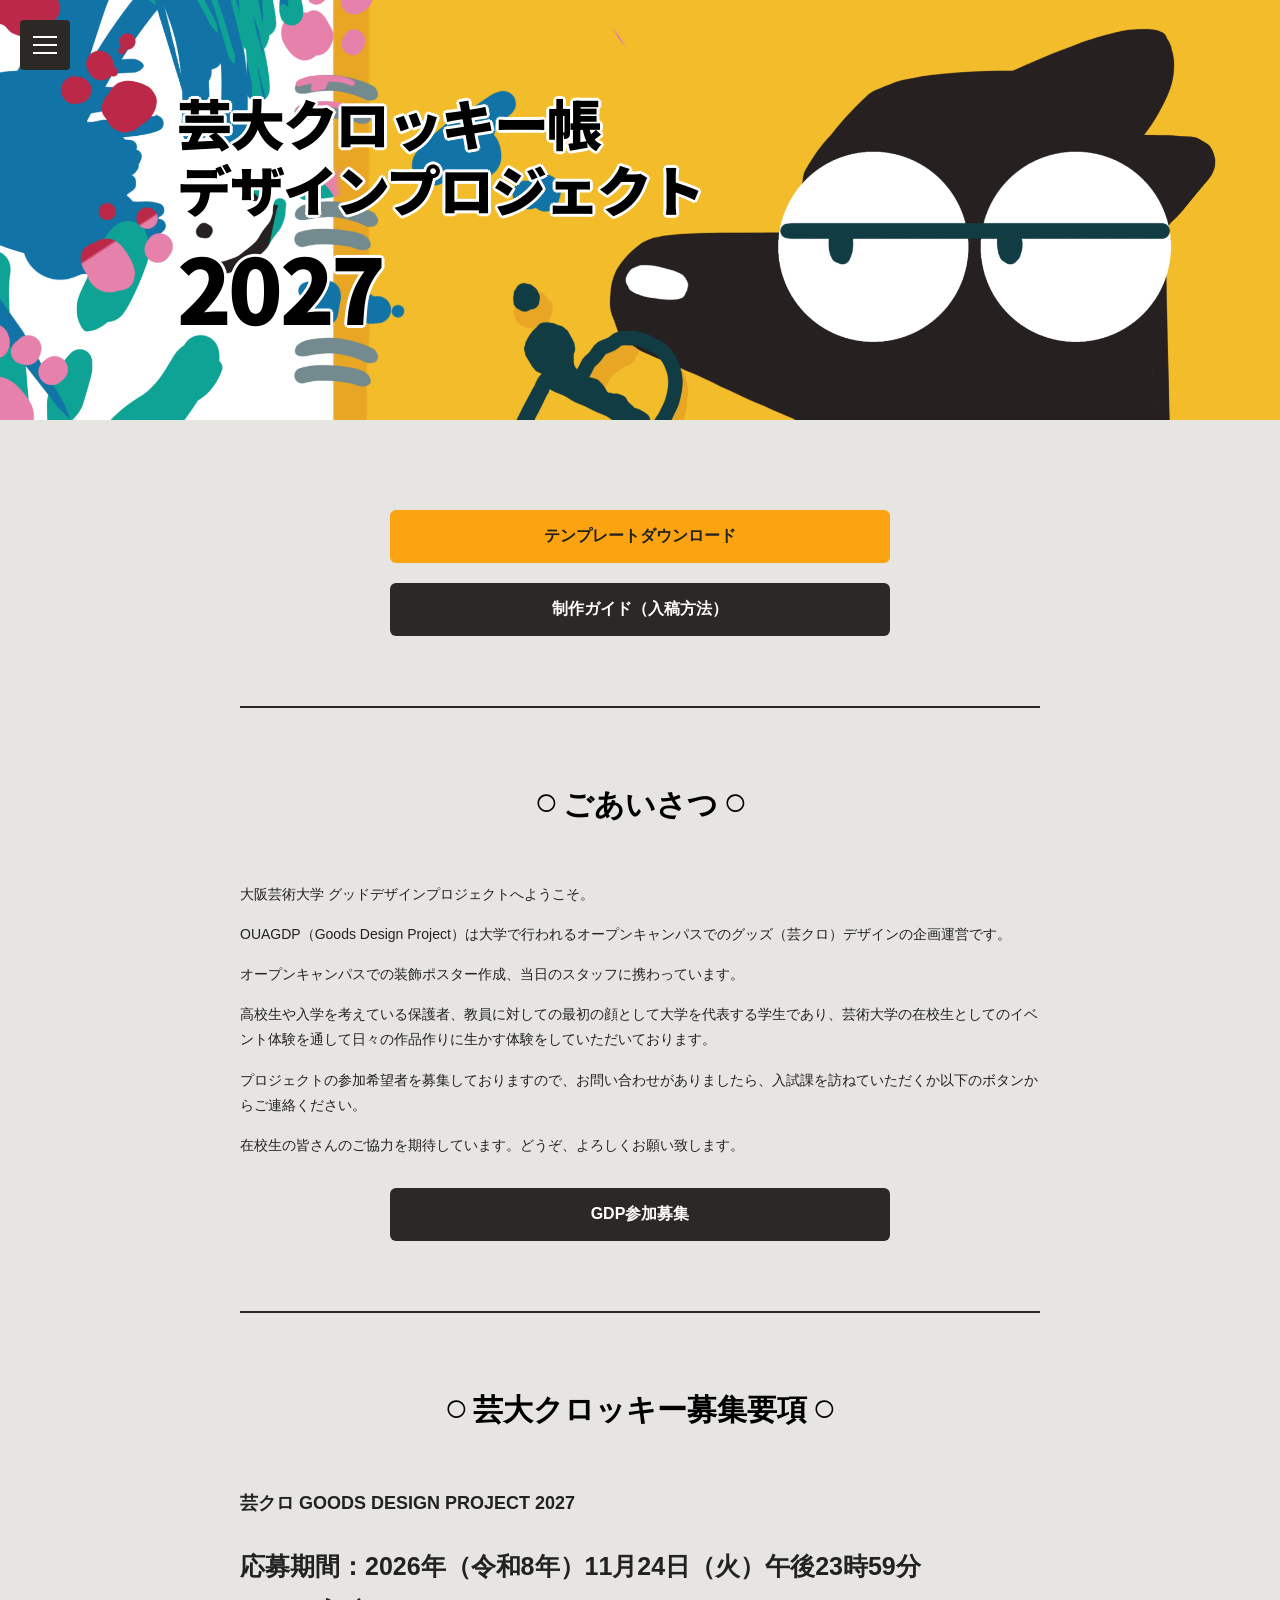
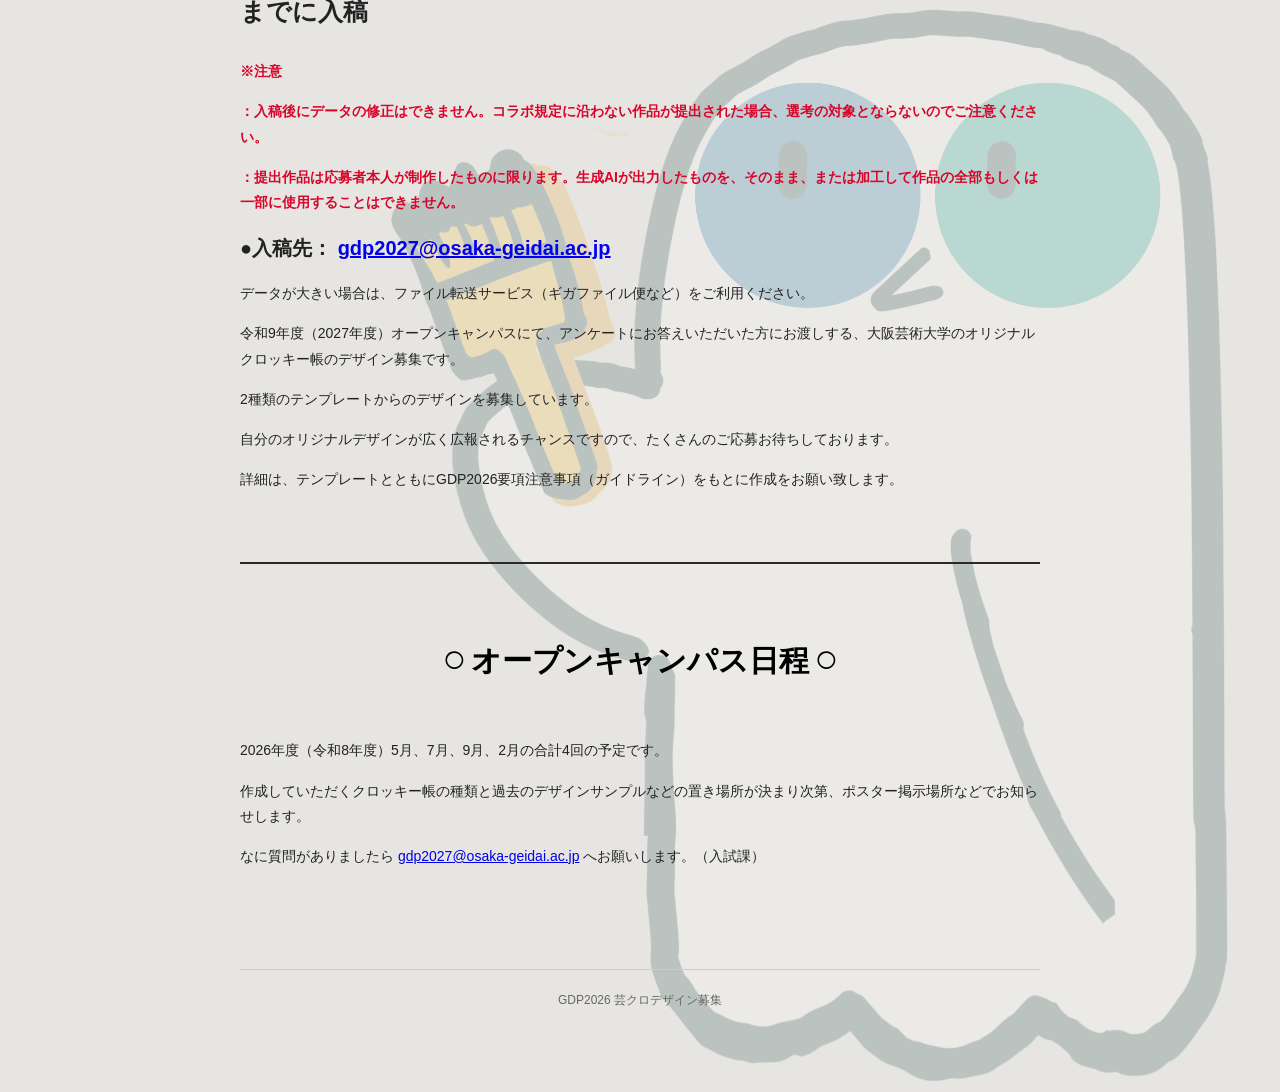
<file: index.html>
<!DOCTYPE html>
<html lang="ja">
<head>
    <meta charset="UTF-8">
    <meta name="viewport" content="width=device-width, initial-scale=1.0">
    <title>芸大クロッキー帳デザインプロジェクト | GDP2027</title>
    <link rel="stylesheet" href="css/style.css">

    <link rel="preconnect" href="https://fonts.googleapis.com">
<link rel="preconnect" href="https://fonts.gstatic.com" crossorigin>
<link href="https://fonts.googleapis.com/css2?family=Noto+Sans+JP:wght@700;900&display=swap" rel="stylesheet">

</head>
<body>

    <!-- ハンバーガーボタン -->
    <button class="menu-toggle" id="menuToggle" aria-label="メニューを開く">
        <span></span>
        <span></span>
        <span></span>
    </button>

    <!-- サイドバー -->
    <aside class="sidebar " id="sidebar">

        <!-- 閉じるボタン -->
        <button class="menu-close" id="menuClose" aria-label="メニューを閉じる">
            ×
        </button>

        <a href="index.html" class="logo">芸クロ!</a>
        <div class="site-title">GDP2027</div>
        <nav>
            <a href="index.html">ホーム</a>
            <a href="nyuko.html">入稿方法</a>
            <a href="template.html">テンプレート</a>
            <a href="guide.html">制作ガイド</a>
            <a href="member.html">GDPメンバー募集について</a>
        </nav>
    </aside>

    <main class="main page-home">

<section class="hero">

    <img src="images/header.png" class="hero-image" alt="">

    <div class="hero-text">

        <h1>芸大クロッキー帳<br>デザインプロジェクト</h1>

        <div class="hero-year">2027</div>

    </div>

</section>
      

        <div class="content-inner">

            <div class="button-container">
                <a href="template.html" class="btn">テンプレートダウンロード</a>
                <a href="guide.html" class="btn btn-dark" >制作ガイド（入稿方法）</a>
            </div>

            <hr class="section-line">

            <section>
                <h2 class="section-title" style="justify-content: center;">ごあいさつ</h2>
                <p>大阪芸術大学 グッドデザインプロジェクトへようこそ。</p>
                <p>OUAGDP（Goods Design Project）は大学で行われるオープンキャンパスでのグッズ（芸クロ）デザインの企画運営です。</p>
                <p>オープンキャンパスでの装飾ポスター作成、当日のスタッフに携わっています。</p>
                <p>高校生や入学を考えている保護者、教員に対しての最初の顔として大学を代表する学生であり、芸術大学の在校生としてのイベント体験を通して日々の作品作りに生かす体験をしていただいております。</p>
                <p>プロジェクトの参加希望者を募集しておりますので、お問い合わせがありましたら、入試課を訪ねていただくか以下のボタンからご連絡ください。</p>
                <p>在校生の皆さんのご協力を期待しています。どうぞ、よろしくお願い致します。</p>

                <div class="button-container">
                    <a href="member.html" class="btn btn-dark">GDP参加募集</a>
                </div>
            </section>

            <hr class="section-line">

            <section>
                <h2 class="section-title title-center" style="justify-content: center;">芸大クロッキー募集要項</h2>
                <h3>芸クロ GOODS DESIGN PROJECT 2027</h3>

                <h4>応募期間：2026年（令和8年）11月24日（火）午後23時59分<br>までに入稿</h4>
                </p>

                <p class="red">※注意</p>
                <p class="red">：入稿後にデータの修正はできません。コラボ規定に沿わない作品が提出された場合、選考の対象とならないのでご注意ください。</p>
                <p class="red">：提出作品は応募者本人が制作したものに限ります。生成AIが出力したものを、そのまま、または加工して作品の全部もしくは一部に使用することはできません。</p>

                <p><strong>●入稿先： <a href="mailto:gdp2027@osaka-geidai.ac.jp">gdp2027@osaka-geidai.ac.jp</a></p></strong>
                <p>データが大きい場合は、ファイル転送サービス（ギガファイル便など）をご利用ください。</p>
                <p>令和9年度（2027年度）オープンキャンパスにて、アンケートにお答えいただいた方にお渡しする、大阪芸術大学のオリジナルクロッキー帳のデザイン募集です。</p>
                <p>2種類のテンプレートからのデザインを募集しています。</p>
                <p>自分のオリジナルデザインが広く広報されるチャンスですので、たくさんのご応募お待ちしております。</p>
                <p>詳細は、テンプレートとともにGDP2026要項注意事項（ガイドライン）をもとに作成をお願い致します。</p>
            </section>

            <hr class="section-line">

            <section>
                <h2 class="section-title title-center" style="justify-content: center;">オープンキャンパス日程</h2>
                <p>2026年度（令和8年度）5月、7月、9月、2月の合計4回の予定です。</p>
                <p>作成していただくクロッキー帳の種類と過去のデザインサンプルなどの置き場所が決まり次第、ポスター掲示場所などでお知らせします。</p>
                <p>なに質問がありましたら <a href="mailto:gdp2027@osaka-geidai.ac.jp">gdp2027@osaka-geidai.ac.jp</a> へお願いします。（入試課）</p>
            </section>

            <footer>
                GDP2026 芸クロデザイン募集
            </footer>

        </div>
    </main>

</body>

<script>
    const menuToggle = document.getElementById("menuToggle");
const menuClose = document.getElementById("menuClose");
const sidebar = document.getElementById("sidebar");
const main = document.querySelector(".main");

// ページを開いたときはサイドバーを閉じる
sidebar.classList.add("closed");
main.classList.add("full-width");
main.classList.remove("menu-open");
menuToggle.style.display = "flex";


// メニューを開く
menuToggle.addEventListener("click", function () {
    sidebar.classList.remove("closed");
    main.classList.remove("full-width");
    main.classList.add("menu-open");
    menuToggle.style.display = "none";
});


// ×ボタンで閉じる
menuClose.addEventListener("click", function () {
    sidebar.classList.add("closed");
    main.classList.add("full-width");
    main.classList.remove("menu-open");
    menuToggle.style.display = "flex";
});

// サイドバー内のリンクをクリックしたとき
    const sidebarLinks = sidebar.querySelectorAll("a");

    sidebarLinks.forEach(function (link) {
        link.addEventListener("click", function () {
            sessionStorage.setItem("closeSidebar", "true");
        });
    });

    // ページ内のボタンをクリックしたら、次のページでサイドバーを閉じる
const pageLinks = document.querySelectorAll(".btn");

pageLinks.forEach(function (link) {
    link.addEventListener("click", function () {
        sessionStorage.setItem("closeSidebar", "true");
    });
});


</script>

</html>
</file>
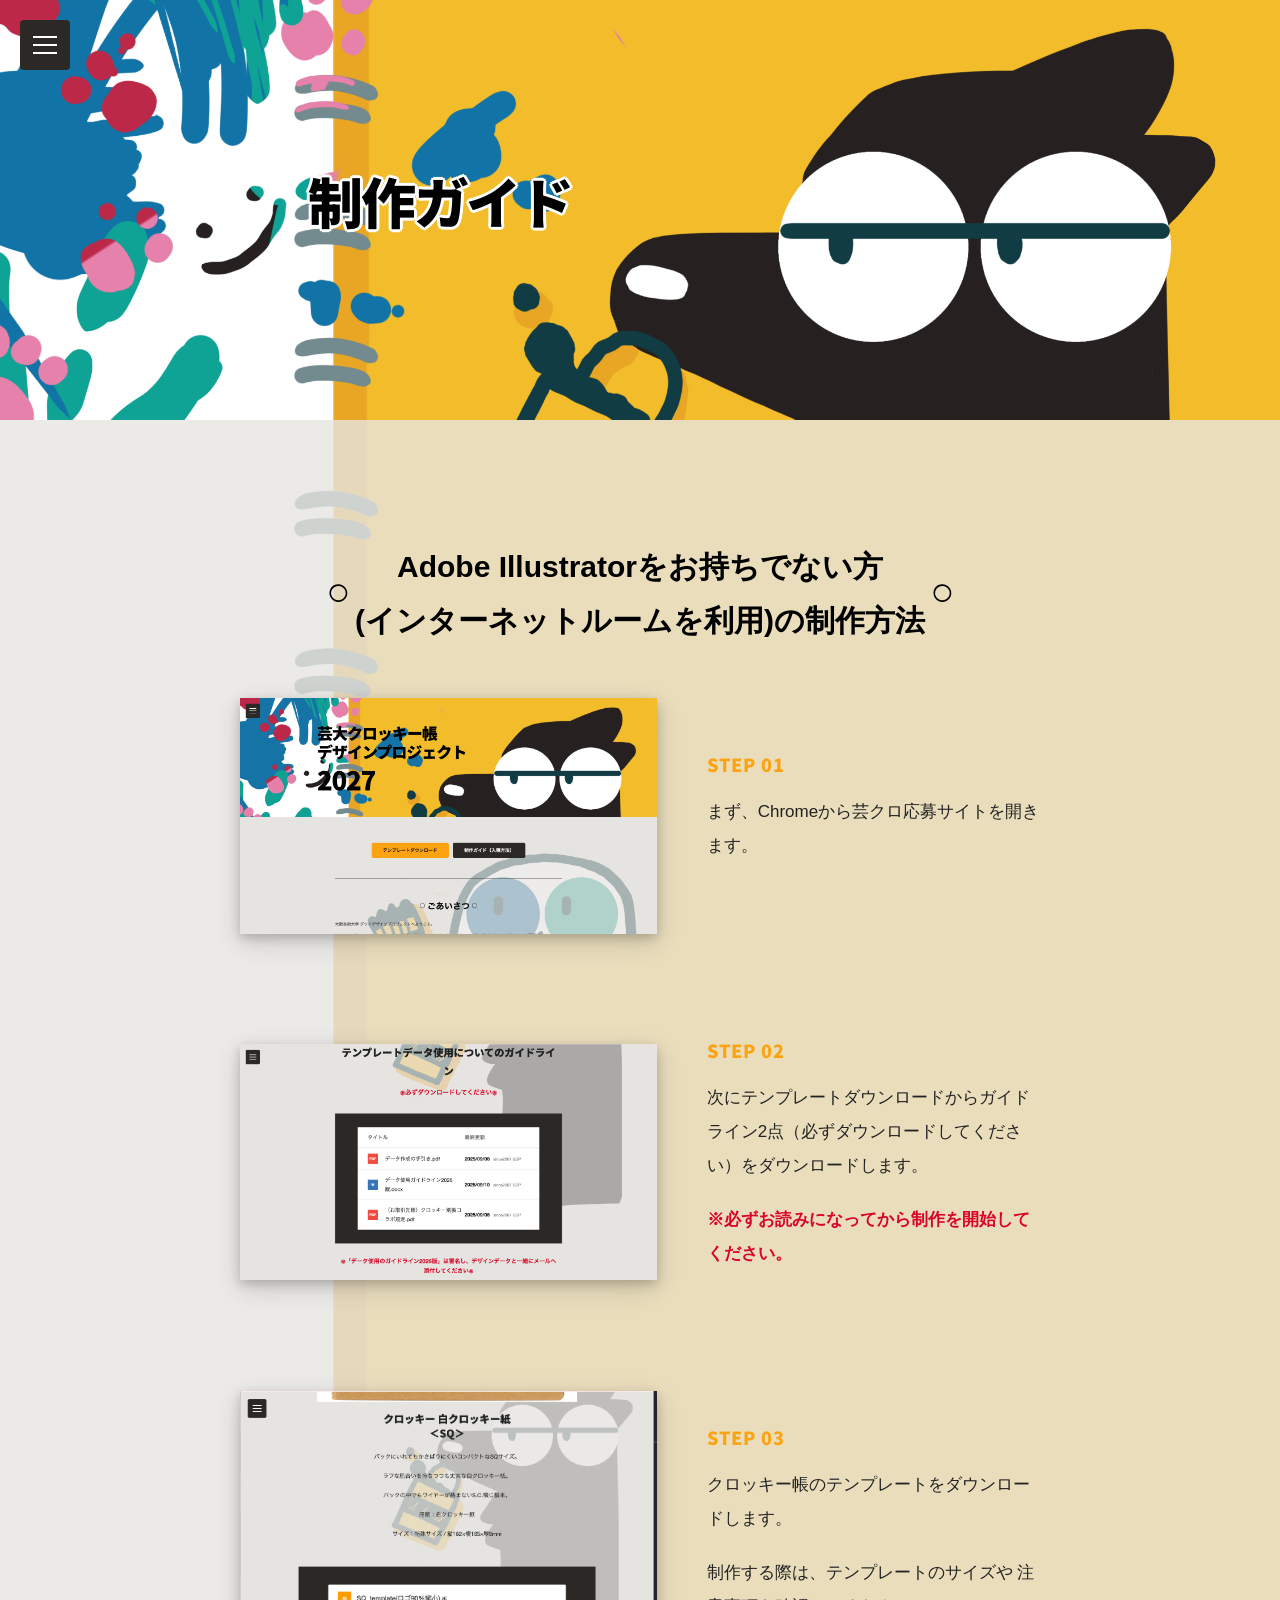
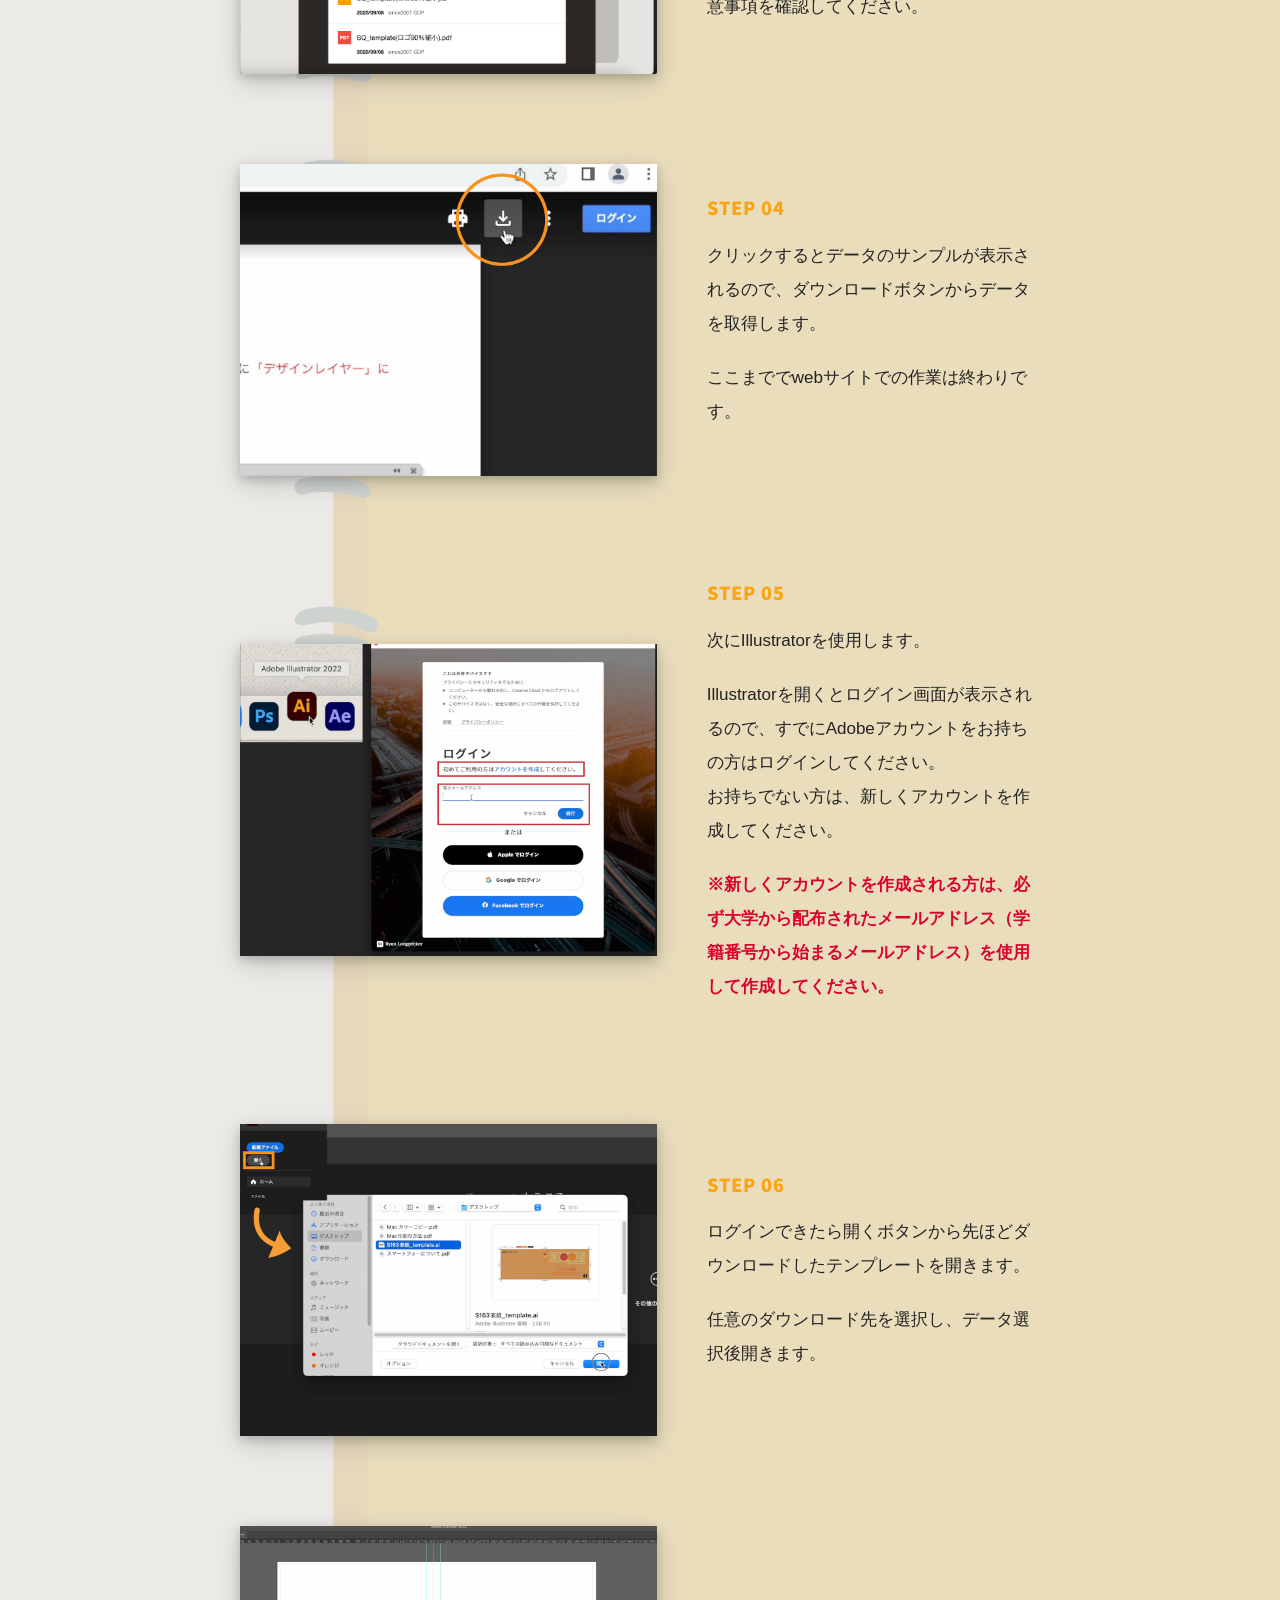
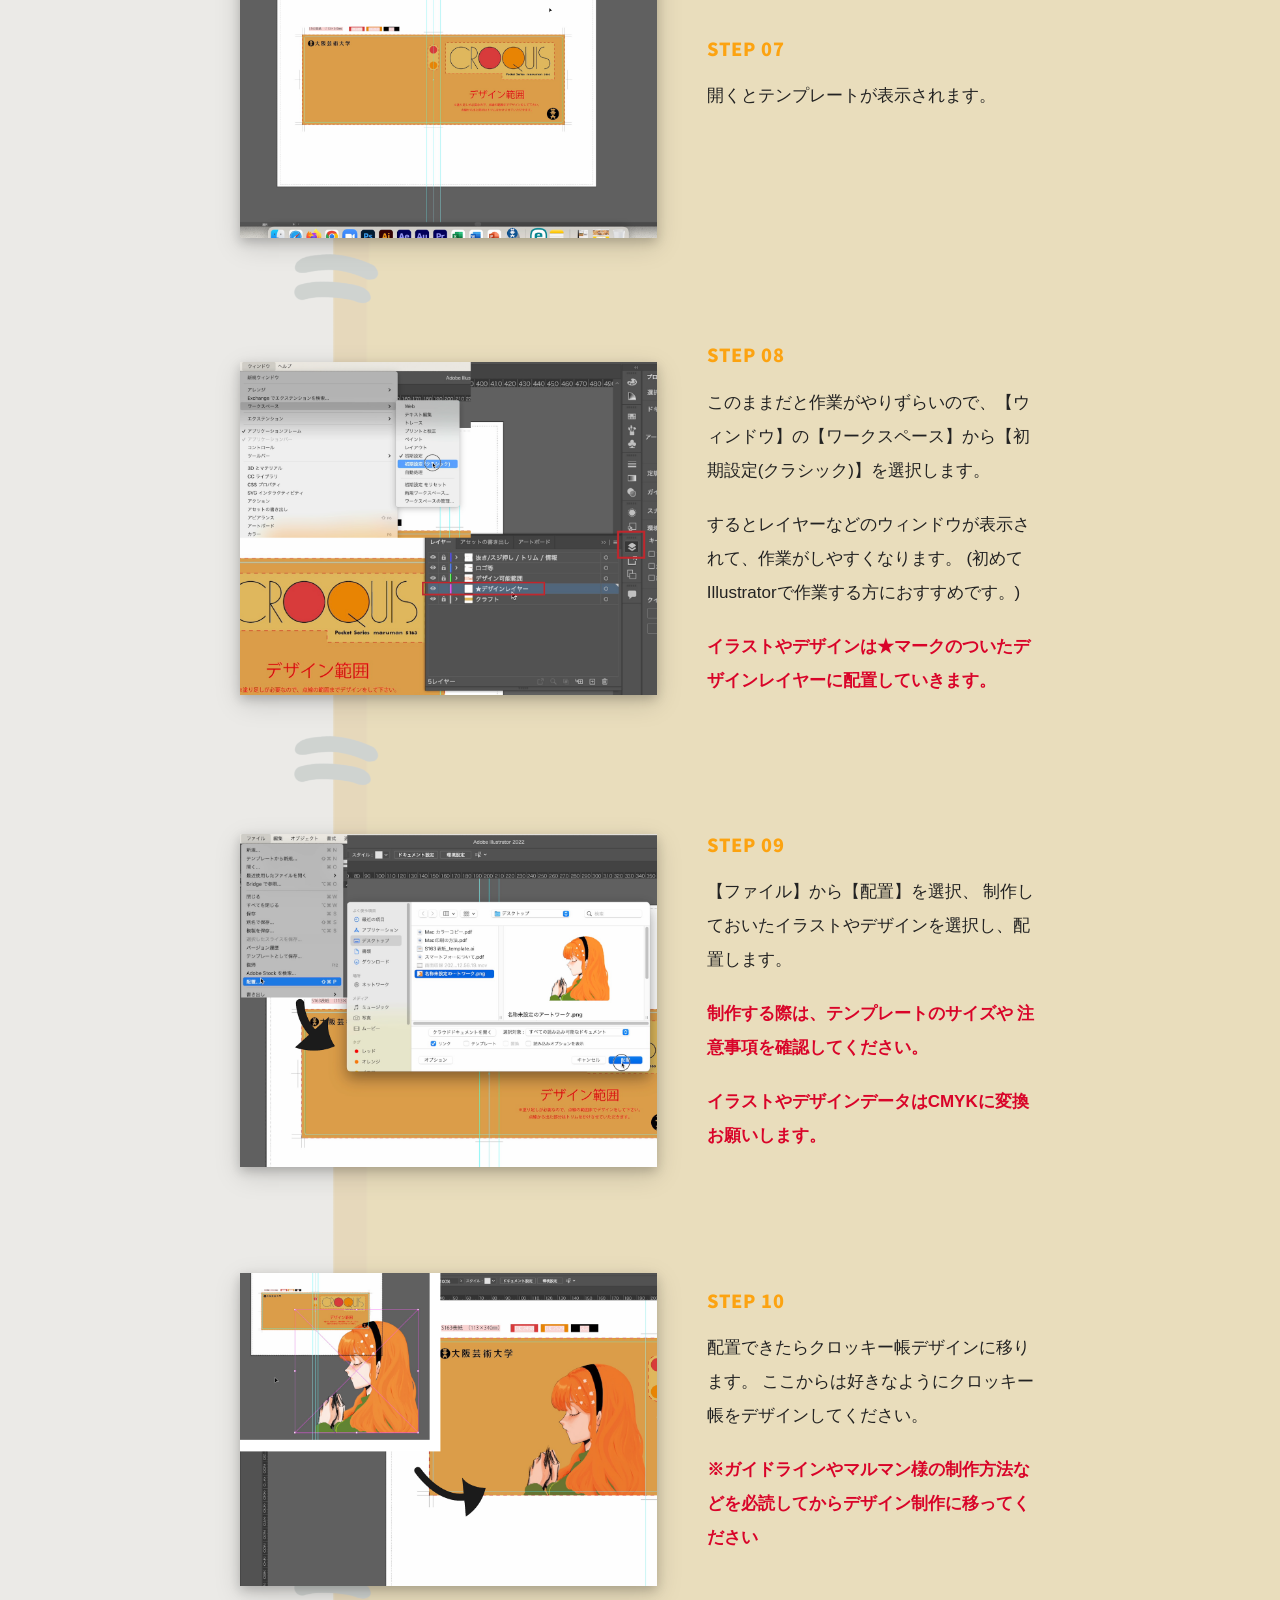
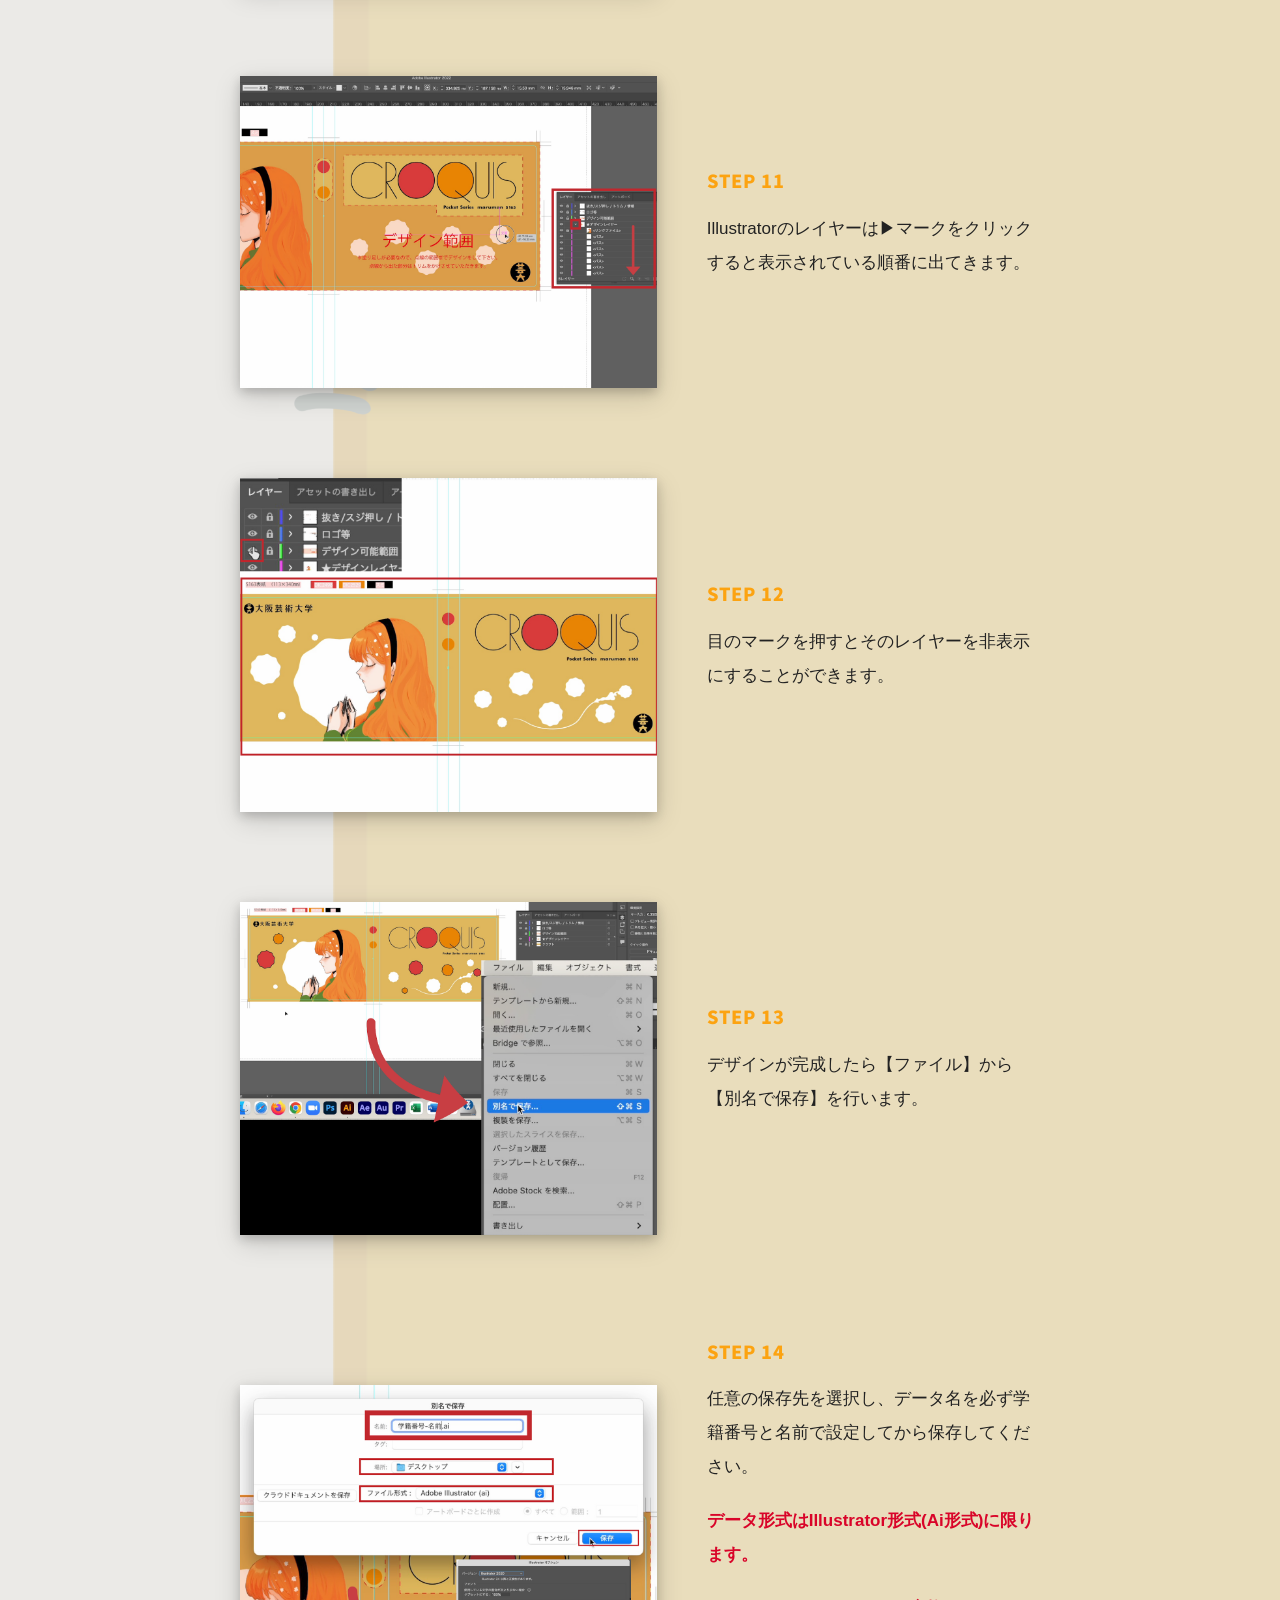
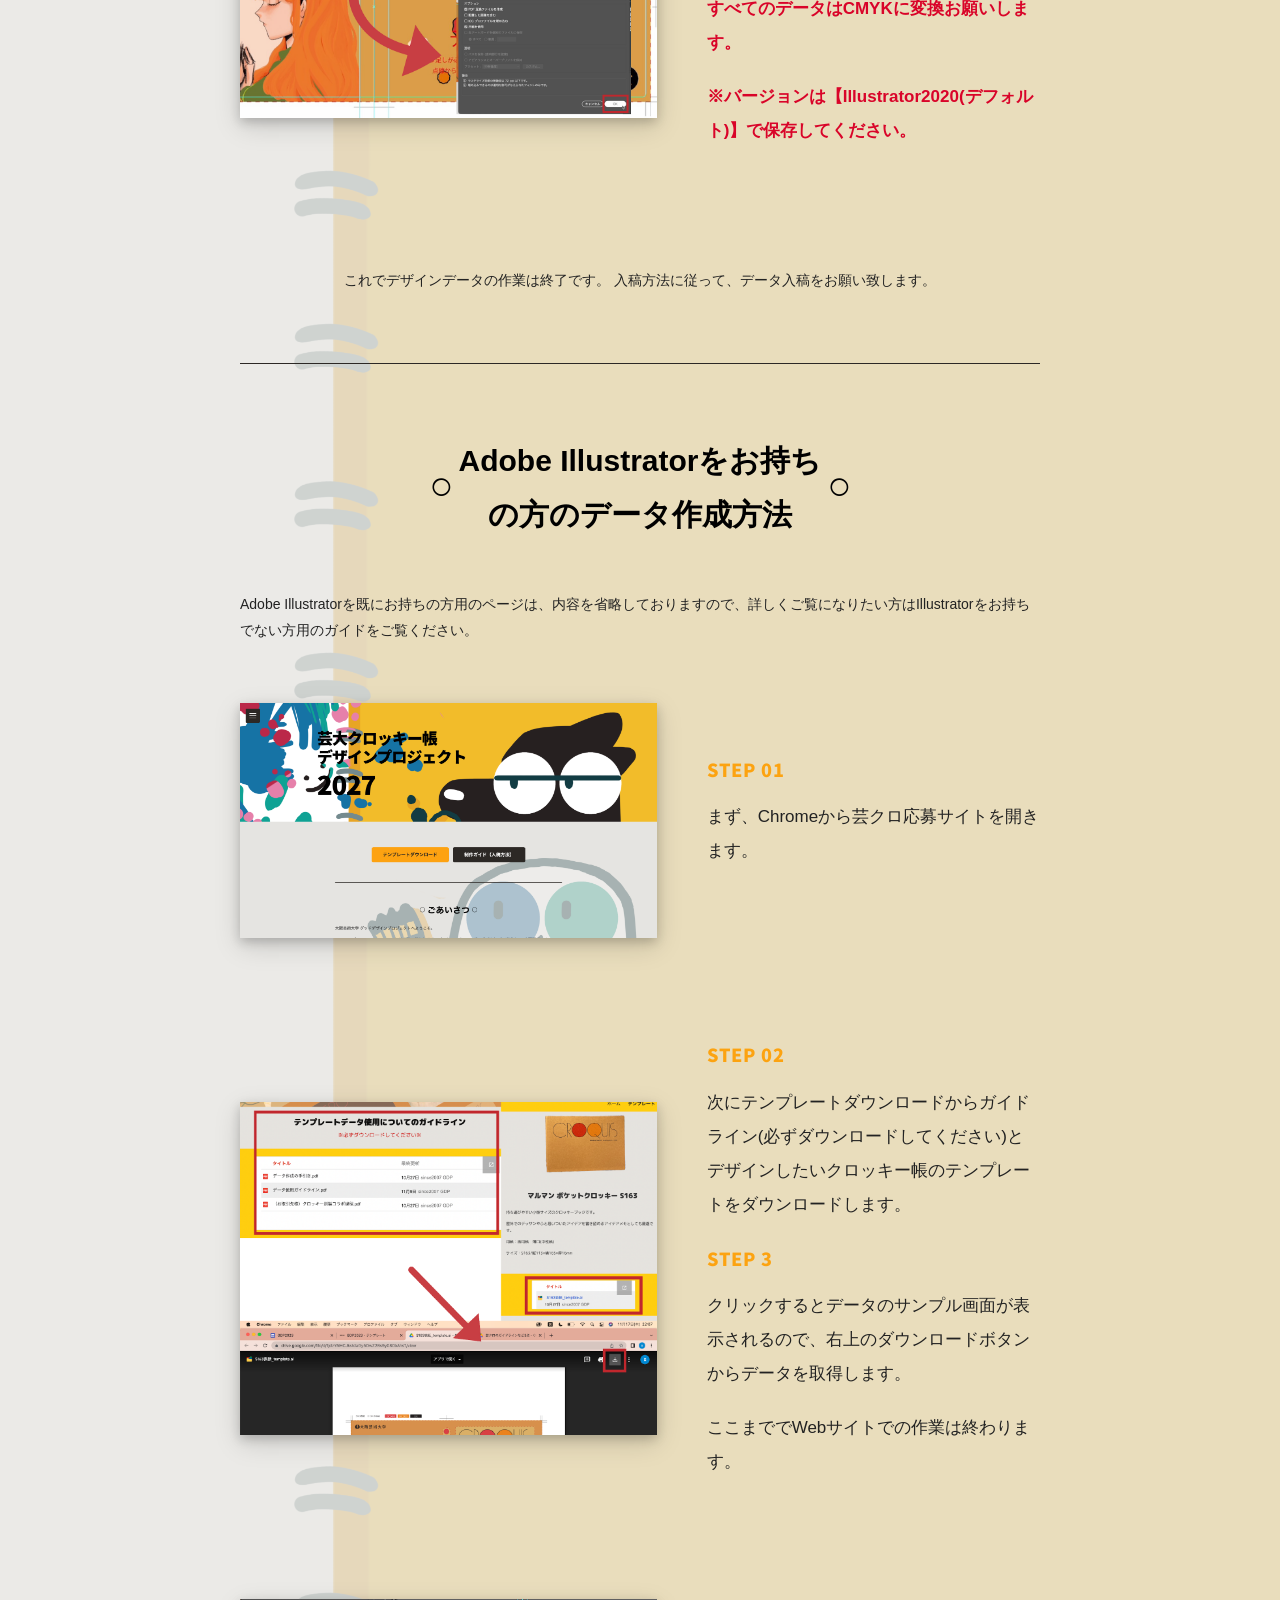
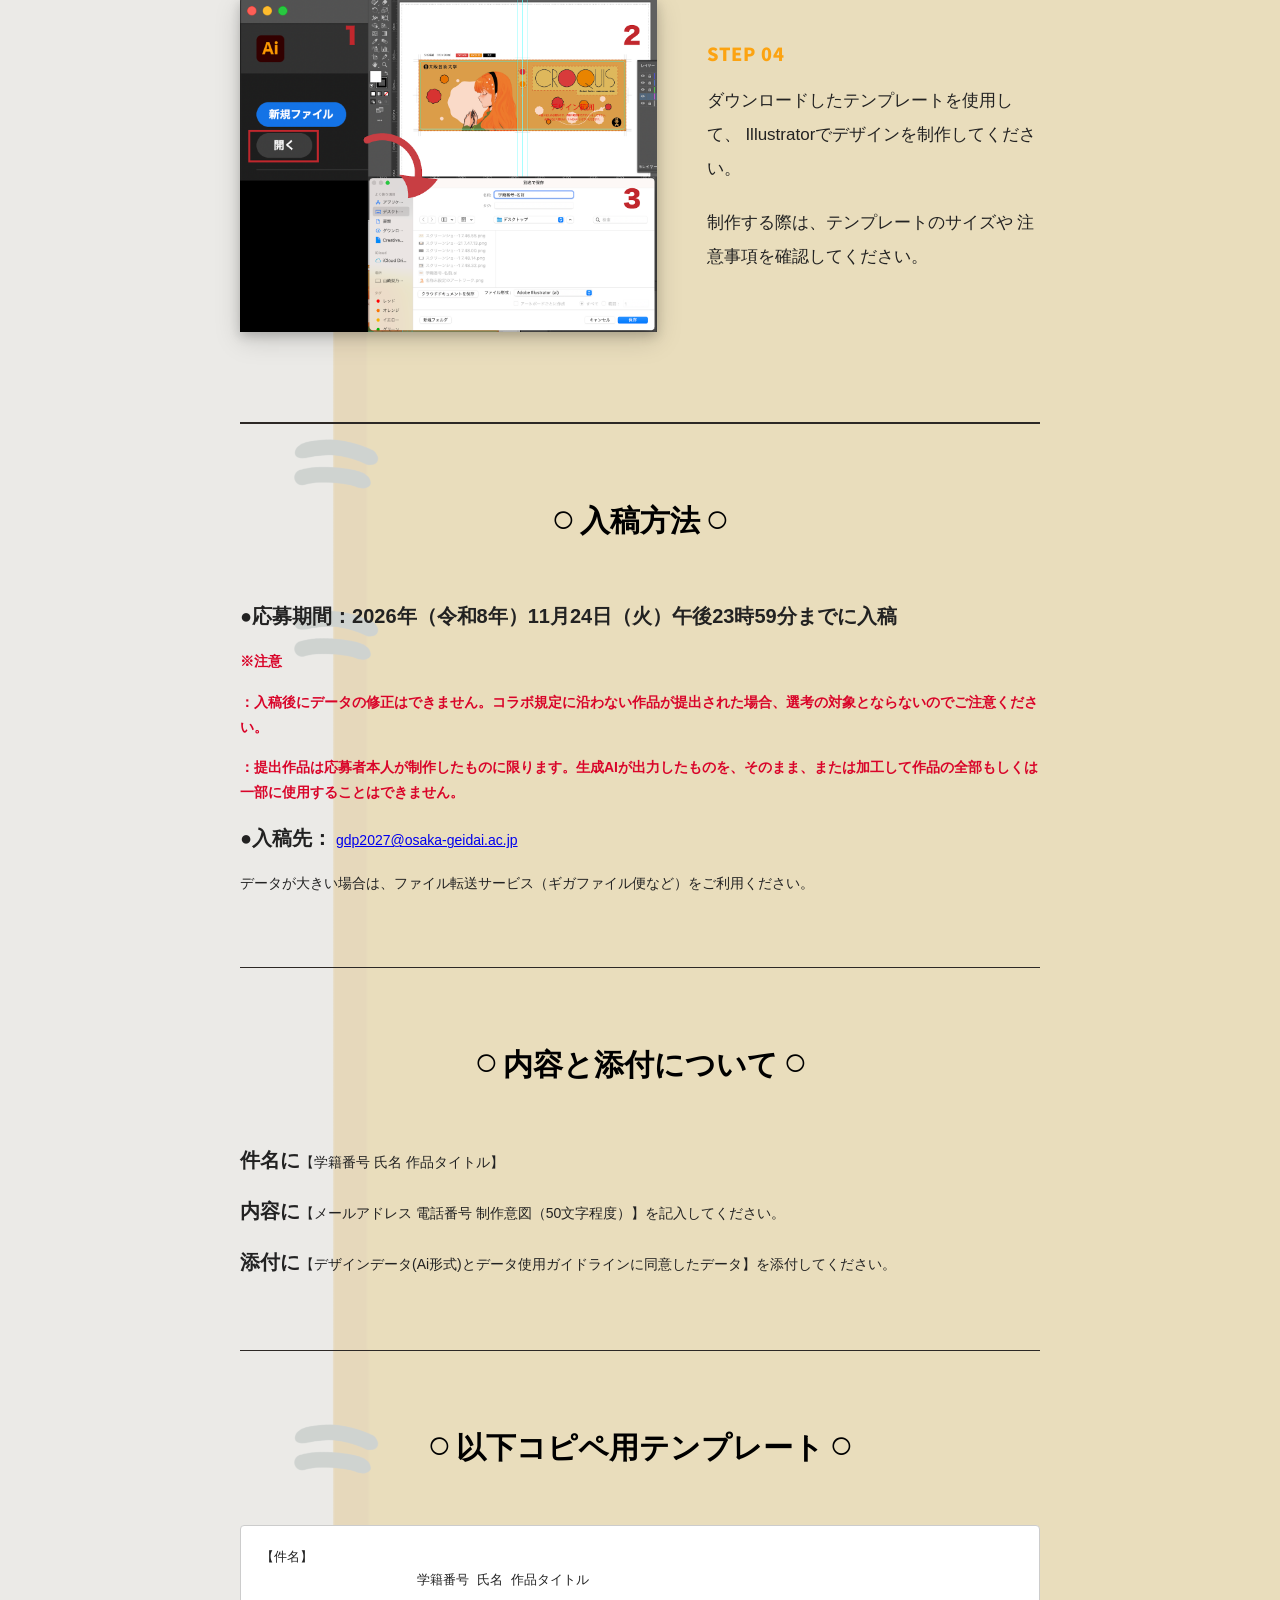
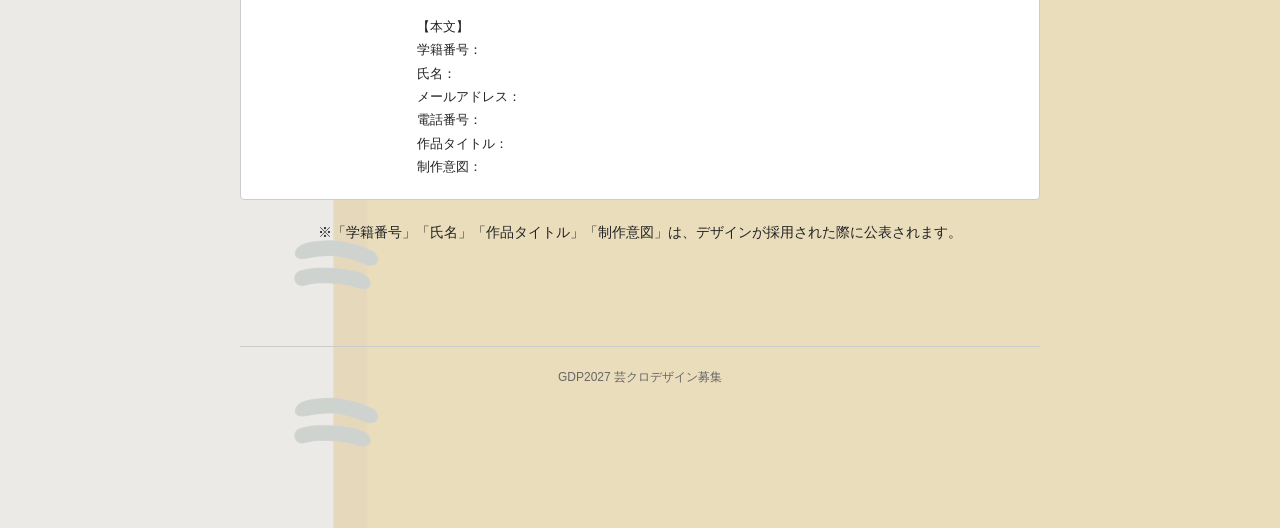
<file: guide.html>
<!DOCTYPE html>
<html lang="ja">
<head>
    <meta charset="UTF-8">
    <meta name="viewport" content="width=device-width, initial-scale=1.0">
    <title>制作ガイド | GDP2027</title>
    <link rel="stylesheet" href="css/style.css">

    <link rel="preconnect" href="https://fonts.googleapis.com">
<link rel="preconnect" href="https://fonts.gstatic.com" crossorigin>
<link href="https://fonts.googleapis.com/css2?family=Noto+Sans+JP:wght@700;900&display=swap" rel="stylesheet">

</head>

<body>
    <!-- ハンバーガーボタン -->
    <button class="menu-toggle" id="menuToggle" aria-label="メニューを開く">
        <span></span>
        <span></span>
        <span></span>
    </button>

    <!-- サイドバー -->
    <aside class="sidebar " id="sidebar">

        <!-- 閉じるボタン -->
        <button class="menu-close" id="menuClose" aria-label="メニューを閉じる">
            ×
        </button>

        <a href="index.html" class="logo">芸クロ!</a>
        <div class="site-title">GDP2027</div>
        <nav>
            <a href="index.html">ホーム</a>
            <a href="nyuko.html">入稿方法</a>
            <a href="template.html">テンプレート</a>
            <a href="guide.html">制作ガイド</a>
            <a href="member.html">GDPメンバー募集について</a>
        </nav>
    </aside>

    <main class="main page-guide">
        <section class="hero">
            <img src="images/header.png" class="hero-image" alt="">

            <div class="hero-text">
                <h1>制作ガイド</h1>
            </div>
            <div class="hero-bg-decoration"></div>
        </section>

        <div class="content-inner">

            
            
            <!-- 制作方法の説明 -->
<section class="guide-steps">

    <h2 class="section-title title-center" style="justify-content: center;">
    Adobe Illustratorをお持ちでない方<br>
    (インターネットルームを利用)の制作方法
</h2>

    <!-- STEP 01 -->
    <div class="guide-step">
        <div class="guide-step-image">
            <img src="images/01.png" alt="制作ガイド STEP1">
        </div>

        <div class="guide-step-text">
            <span class="guide-step-number">STEP 01</span>
            
            <p>
                まず、Chromeから芸クロ応募サイトを開きます。
            </p>
        </div>
    </div>


    <!-- STEP 02 -->
    <div class="guide-step">
        <div class="guide-step-image">
            <img src="images/02.png" alt="制作ガイド STEP2">
        </div>

        <div class="guide-step-text">
            <span class="guide-step-number">STEP 02</span>
           
            <p>
                次にテンプレートダウンロードからガイドライン2点（必ずダウンロードしてください）をダウンロードします。
            </p>

            <p class="red">
                ※必ずお読みになってから制作を開始してください。
            </p>
        </div>
    </div>


    
    

    <!-- STEP 03 -->
    <div class="guide-step">
        <div class="guide-step-image">
            <img src="images/03.png" alt="制作ガイド STEP3">
        </div>

        <div class="guide-step-text">
            <span class="guide-step-number">STEP 03</span>
            
            <p>
                クロッキー帳のテンプレートをダウンロードします。
            </p>

            <p>
                制作する際は、テンプレートのサイズや
                注意事項を確認してください。
            </p>
        </div>
    </div>



    <!-- STEP 03 -->
    <div class="guide-step">
        <div class="guide-step-image">
            <img src="images/04.png" alt="制作ガイド STEP4">
        </div>

        <div class="guide-step-text">
            <span class="guide-step-number">STEP 04</span>
            
            <p>
                クリックするとデータのサンプルが表示されるので、ダウンロードボタンからデータを取得します。
            </p>

            <p>
                ここまででwebサイトでの作業は終わりです。
            </p>
        </div>
    </div>





    <!-- STEP 03 -->
    <div class="guide-step">
        <div class="guide-step-image">
            <img src="images/05.png" alt="制作ガイド STEP5">
        </div>

        <div class="guide-step-text">
            <span class="guide-step-number">STEP 05</span>
            
            <p>
                次にIllustratorを使用します。
            </p>

            <p>
                Illustratorを開くとログイン画面が表示されるので、すでにAdobeアカウントをお持ちの方はログインしてください。<br>お持ちでない方は、新しくアカウントを作成してください。
            </p>

            <p class="red">
                ※新しくアカウントを作成される方は、必ず大学から配布されたメールアドレス（学籍番号から始まるメールアドレス）を使用して作成してください。
            </p>

        </div>
    </div>




    <!-- STEP 03 -->
    <div class="guide-step">
        <div class="guide-step-image">
            <img src="images/06.png" alt="制作ガイド STEP6">
        </div>

        <div class="guide-step-text">
            <span class="guide-step-number">STEP 06</span>
            
            <p>
                ログインできたら開くボタンから先ほどダウンロードしたテンプレートを開きます。
            </p>

            <p>
                任意のダウンロード先を選択し、データ選択後開きます。
            </p>
        </div>
    </div>




    <!-- STEP 03 -->
    <div class="guide-step">
        <div class="guide-step-image">
            <img src="images/07.png" alt="制作ガイド STEP7">
        </div>

        <div class="guide-step-text">
            <span class="guide-step-number">STEP 07</span>
            
            <p>
                開くとテンプレートが表示されます。
            </p>

        </div>
    </div>




    <!-- STEP 03 -->
    <div class="guide-step">
        <div class="guide-step-image">
            <img src="images/08.png" alt="制作ガイド STEP8">
        </div>

        <div class="guide-step-text">
            <span class="guide-step-number">STEP 08</span>
            
            <p>
                このままだと作業がやりずらいので、【ウィンドウ】の【ワークスペース】から【初期設定(クラシック)】を選択します。
            </p>

            <p>
                するとレイヤーなどのウィンドウが表示されて、作業がしやすくなります。
                (初めてIllustratorで作業する方におすすめです。) 
            </p>

            <p class="red">
                イラストやデザインは★マークのついたデザインレイヤーに配置していきます。
            </p>

        </div>
    </div>




    <!-- STEP 03 -->
    <div class="guide-step">
        <div class="guide-step-image">
            <img src="images/09.png" alt="制作ガイド STEP9">
        </div>

        <div class="guide-step-text">
            <span class="guide-step-number">STEP 09</span>
           
            <p>
                【ファイル】から【配置】を選択、
制作しておいたイラストやデザインを選択し、配置します。
            </p>

            <p class="red">
                制作する際は、テンプレートのサイズや
                注意事項を確認してください。
            </p>

            <p class="red">
                イラストやデザインデータはCMYKに変換お願いします。
            </p>

        </div>
    </div>



     <!-- STEP 03 -->
    <div class="guide-step">
        <div class="guide-step-image">
            <img src="images/10.png" alt="制作ガイド STEP10">
        </div>

        <div class="guide-step-text">
            <span class="guide-step-number">STEP 10</span>
            
            <p>
                配置できたらクロッキー帳デザインに移ります。
ここからは好きなようにクロッキー帳をデザインしてください。
            </p>

            <p class="red">
                ※ガイドラインやマルマン様の制作方法などを必読してからデザイン制作に移ってください
            </p>
        </div>
    </div>



     <!-- STEP 03 -->
    <div class="guide-step">
        <div class="guide-step-image">
            <img src="images/11.png" alt="制作ガイド STEP11">
        </div>

        <div class="guide-step-text">
            <span class="guide-step-number">STEP 11</span>
            
            <p>
                Illustratorのレイヤーは▶︎マークをクリックすると表示されている順番に出てきます。
            </p>

        </div>
    </div>



     <!-- STEP 03 -->
    <div class="guide-step">
        <div class="guide-step-image">
            <img src="images/12.png" alt="制作ガイド STEP12">
        </div>

        <div class="guide-step-text">
            <span class="guide-step-number">STEP 12</span>
           
            <p>
                目のマークを押すとそのレイヤーを非表示にすることができます。
            </p>

        </div>
    </div>




     <!-- STEP 03 -->
    <div class="guide-step">
        <div class="guide-step-image">
            <img src="images/13.png" alt="制作ガイド STEP13">
        </div>

        <div class="guide-step-text">
            <span class="guide-step-number">STEP 13</span>
            
        
            <p>
                デザインが完成したら【ファイル】から【別名で保存】を行います。
            </p>

        </div>
    </div>



     <!-- STEP 03 -->
    <div class="guide-step">
        <div class="guide-step-image">
            <img src="images/14.png" alt="制作ガイド STEP14">
        </div>

        <div class="guide-step-text">
            <span class="guide-step-number">STEP 14</span>
            
            <p>
                任意の保存先を選択し、データ名を必ず学籍番号と名前で設定してから保存してください。
            </p>

            <p class="red">
                データ形式はIllustrator形式(Ai形式)に限ります。
            </p>
            <p class="red">
                すべてのデータはCMYKに変換お願いします。

            </p>
            <p class="red">
                ※バージョンは【Illustrator2020(デフォルト)】で保存してください。

            </p>

            
        </div>
    </div>
            <p class="text-center">
                これでデザインデータの作業は終了です。
                入稿方法に従って、データ入稿をお願い致します。
            </p>
    
    
            <hr class="section-line-2">

    
    
    <h2 class="section-title title-center" style="justify-content: center;">Adobe Illustratorをお持ち<br>の方のデータ作成方法</h2>


<p>Adobe Illustratorを既にお持ちの方用のページは、内容を省略しておりますので、詳しくご覧になりたい方はIllustratorをお持ちでない方用のガイドをご覧ください。</p>

<section class="guide-steps">

    <!-- STEP 01 -->
    <div class="guide-step">
        <div class="guide-step-image">
            <img src="images/01.png" alt="制作ガイド STEP1">
        </div>

        <div class="guide-step-text">
            <span class="guide-step-number">STEP 01</span>
            
            <p>
                まず、Chromeから芸クロ応募サイトを開きます。
            </p>
        </div>
    </div>


    <!-- STEP 02 -->
    <div class="guide-step">
        <div class="guide-step-image">
            <img src="images/21.png" alt="制作ガイド STEP21">
        </div>

        <div class="guide-step-text">
            <span class="guide-step-number">STEP 02</span>
           
            <p>
                次にテンプレートダウンロードからガイドライン(必ずダウンロードしてください)とデザインしたいクロッキー帳のテンプレートをダウンロードします。
            </p>
        <span class="guide-step-number">STEP 3</span>
            <p>
                クリックするとデータのサンプル画面が表示されるので、右上のダウンロードボタンからデータを取得します。
            </p>
        
            <p>
                ここまででWebサイトでの作業は終わります。
            </p>
        </div>
    </div>


    
    

    <!-- STEP 03 -->
    <div class="guide-step">
        <div class="guide-step-image">
            <img src="images/22.png" alt="制作ガイド STEP22">
        </div>

        <div class="guide-step-text">
            <span class="guide-step-number">STEP 04</span>
            
            <p>
                ダウンロードしたテンプレートを使用して、
                Illustratorでデザインを制作してください。
            </p>

            <p>
                制作する際は、テンプレートのサイズや
                注意事項を確認してください。
            </p>
        </div>
    </div>






</section>

            <hr class="section-line">

            
            <h2 class="section-title" style="justify-content: center;">入稿方法</h2>


            <p><strong>●応募期間：2026年（令和8年）11月24日（火）午後23時59分までに入稿</strong></p>
            <p class="red">※注意</p>
            <p class="red">：入稿後にデータの修正はできません。コラボ規定に沿わない作品が提出された場合、選考の対象とならないのでご注意ください。</p>
            <p class="red">：提出作品は応募者本人が制作したものに限ります。生成AIが出力したものを、そのまま、または加工して作品の全部もしくは一部に使用することはできません。</p>
            <p><strong>●入稿先：</strong> <a href="mailto:gdp2027@osaka-geidai.ac.jp">gdp2027@osaka-geidai.ac.jp</a></p>
            <p>データが大きい場合は、ファイル転送サービス（ギガファイル便など）をご利用ください。</p>

            <hr class="section-line-2">

            <h2 class="section-title" style="justify-content: center;">内容と添付について</h2>
            
            <p><strong>件名に</strong>【学籍番号 氏名 作品タイトル】</p>
            <p><strong>内容に</strong>【メールアドレス 電話番号 制作意図（50文字程度）】を記入してください。</p>
            <p><strong>添付に</strong>【デザインデータ(Ai形式)とデータ使用ガイドラインに同意したデータ】を添付してください。</p>

            <hr class="section-line-2">

            <h2 class="section-title" style="justify-content: center;">以下コピペ用テンプレート</h2>
            
            <div class="code-box">【件名】
                    学籍番号 氏名 作品タイトル

                    【本文】
                    学籍番号：
                    氏名：
                    メールアドレス：
                    電話番号：
                    作品タイトル：
                    制作意図：</div>

            <p  class="text-center"　style="font-size: 12px;">※「学籍番号」「氏名」「作品タイトル」「制作意図」は、デザインが採用された際に公表されます。</p>

            
            <footer>
                GDP2027
                 芸クロデザイン募集
            </footer>
      
    </main>

</body>

<script>
    const menuToggle = document.getElementById("menuToggle");
const menuClose = document.getElementById("menuClose");
const sidebar = document.getElementById("sidebar");
const main = document.querySelector(".main");

// ページを開いたときはサイドバーを閉じる
sidebar.classList.add("closed");
main.classList.add("full-width");
main.classList.remove("menu-open");
menuToggle.style.display = "flex";


// メニューを開く
menuToggle.addEventListener("click", function () {
    sidebar.classList.remove("closed");
    main.classList.remove("full-width");
    main.classList.add("menu-open");
    menuToggle.style.display = "none";
});


// ×ボタンで閉じる
menuClose.addEventListener("click", function () {
    sidebar.classList.add("closed");
    main.classList.add("full-width");
    main.classList.remove("menu-open");
    menuToggle.style.display = "flex";
});

// サイドバー内のリンクをクリックしたとき
    const sidebarLinks = sidebar.querySelectorAll("a");

    sidebarLinks.forEach(function (link) {
        link.addEventListener("click", function () {
            sessionStorage.setItem("closeSidebar", "true");
        });
    });


</script>

</html>
</file>
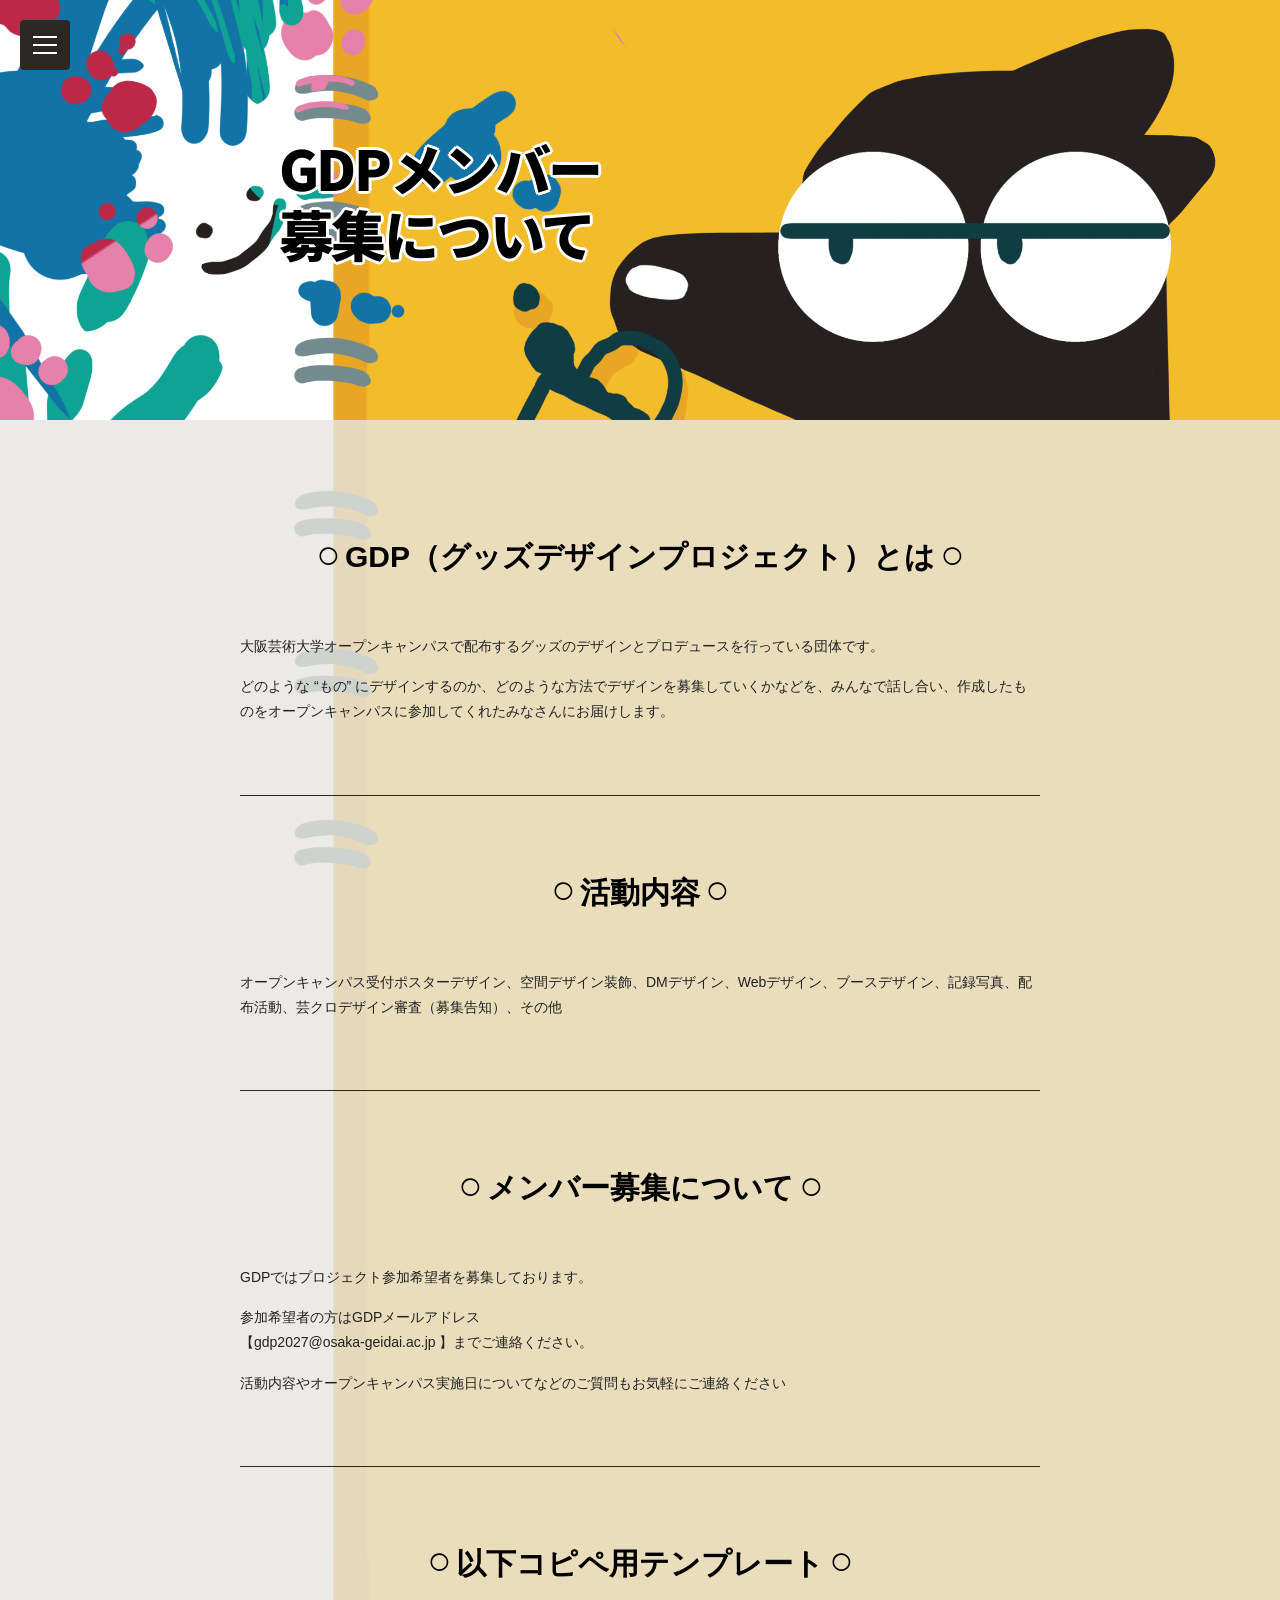
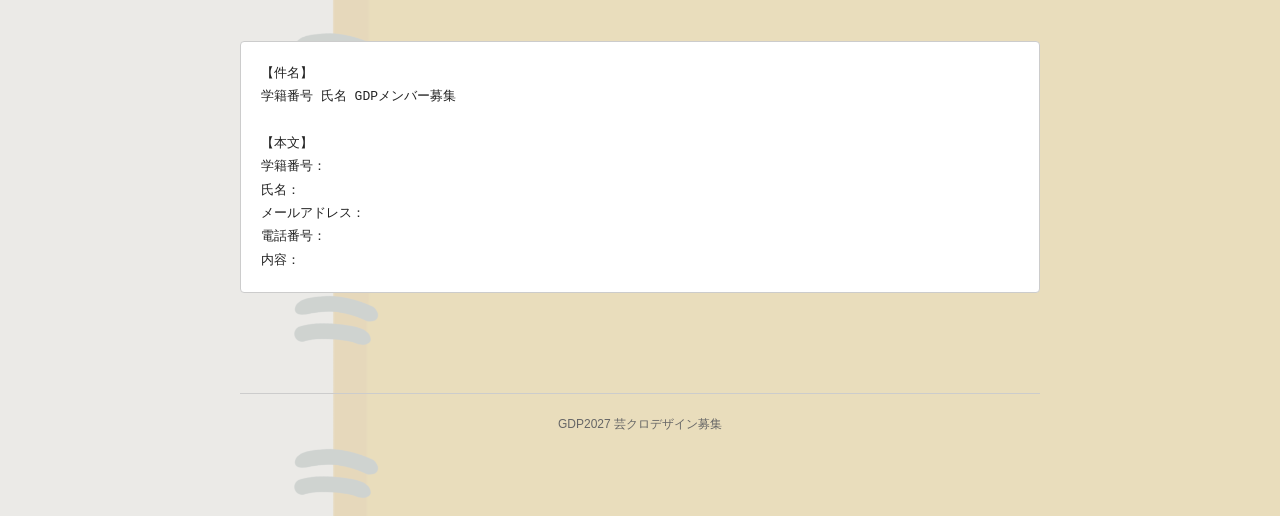
<file: member.html>
<!DOCTYPE html>
<html lang="ja">
<head>
    <meta charset="UTF-8">
    <meta name="viewport" content="width=device-width, initial-scale=1.0">
    <title>GDPメンバー募集について | GDP2027</title>
    <link rel="stylesheet" href="css/style.css">

    <link rel="preconnect" href="https://fonts.googleapis.com">
<link rel="preconnect" href="https://fonts.gstatic.com" crossorigin>
<link href="https://fonts.googleapis.com/css2?family=Noto+Sans+JP:wght@700;900&display=swap" rel="stylesheet">

</head>
<body>

    <!-- ハンバーガーボタン -->
    <button class="menu-toggle" id="menuToggle" aria-label="メニューを開く">
        <span></span>
        <span></span>
        <span></span>
    </button>

    <!-- サイドバー -->
    <aside class="sidebar " id="sidebar">

        <!-- 閉じるボタン -->
        <button class="menu-close" id="menuClose" aria-label="メニューを閉じる">
            ×
        </button>

        <a href="index.html" class="logo">芸クロ!</a>
        <div class="site-title">GDP2027</div>
        <nav>
            <a href="index.html">ホーム</a>
            <a href="nyuko.html">入稿方法</a>
            <a href="template.html">テンプレート</a>
            <a href="guide.html">制作ガイド</a>
            <a href="member.html">GDPメンバー募集について</a>
        </nav>
    </aside>

    <main class="main page-member">

        <section class="hero">
            <img src="images/header.png" class="hero-image" alt="">

            <div class="hero-text">
                <h1>GDPメンバー<br>募集について</h1>
            </div>
            <div class="hero-bg-decoration"></div>
        </section>

        <div class="content-inner">

            <h2 class="section-title title-center" style="justify-content: center;">GDP（グッズデザインプロジェクト）とは</h2>
            <p>大阪芸術大学オープンキャンパスで配布するグッズのデザインとプロデュースを行っている団体です。</p>
            <p>どのような “もの” にデザインするのか、どのような方法でデザインを募集していくかなどを、みんなで話し合い、作成したものをオープンキャンパスに参加してくれたみなさんにお届けします。</p>

            <hr class="section-line-2">

            <h2 class="section-title title-center" style="justify-content: center;">活動内容</h2>

            <p>オープンキャンパス受付ポスターデザイン、空間デザイン装飾、DMデザイン、Webデザイン、ブースデザイン、記録写真、配布活動、芸クロデザイン審査（募集告知）、その他</p>

            <hr class="section-line-2">

            <h2 class="section-title title-center" style="justify-content: center;">メンバー募集について</h2>

            <p>GDPではプロジェクト参加希望者を募集しております。</p>

            <p>参加希望者の方はGDPメールアドレス<br>【gdp2027@osaka-geidai.ac.jp 】までご連絡ください。</p>

            <p>活動内容やオープンキャンパス実施日についてなどのご質問もお気軽にご連絡ください</p>

            <hr class="section-line-2">

            <h2 class="section-title title-center" style="justify-content: center;">以下コピペ用テンプレート</h2>
            
            <div class="code-box">【件名】
学籍番号 氏名 GDPメンバー募集

【本文】
学籍番号：
氏名：
メールアドレス：
電話番号：
内容：
</div>


            <footer>
                GDP2027 芸クロデザイン募集
            </footer>
        </div>
    </main>

</body>

<script>
    const menuToggle = document.getElementById("menuToggle");
const menuClose = document.getElementById("menuClose");
const sidebar = document.getElementById("sidebar");
const main = document.querySelector(".main");

// ページを開いたときはサイドバーを閉じる
sidebar.classList.add("closed");
main.classList.add("full-width");
main.classList.remove("menu-open");
menuToggle.style.display = "flex";


// メニューを開く
menuToggle.addEventListener("click", function () {
    sidebar.classList.remove("closed");
    main.classList.remove("full-width");
    main.classList.add("menu-open");
    menuToggle.style.display = "none";
});


// ×ボタンで閉じる
menuClose.addEventListener("click", function () {
    sidebar.classList.add("closed");
    main.classList.add("full-width");
    main.classList.remove("menu-open");
    menuToggle.style.display = "flex";
});
// サイドバー内のリンクをクリックしたとき
    const sidebarLinks = sidebar.querySelectorAll("a");

    sidebarLinks.forEach(function (link) {
        link.addEventListener("click", function () {
            sessionStorage.setItem("closeSidebar", "true");
        });
    });


</script>

</html>
</file>
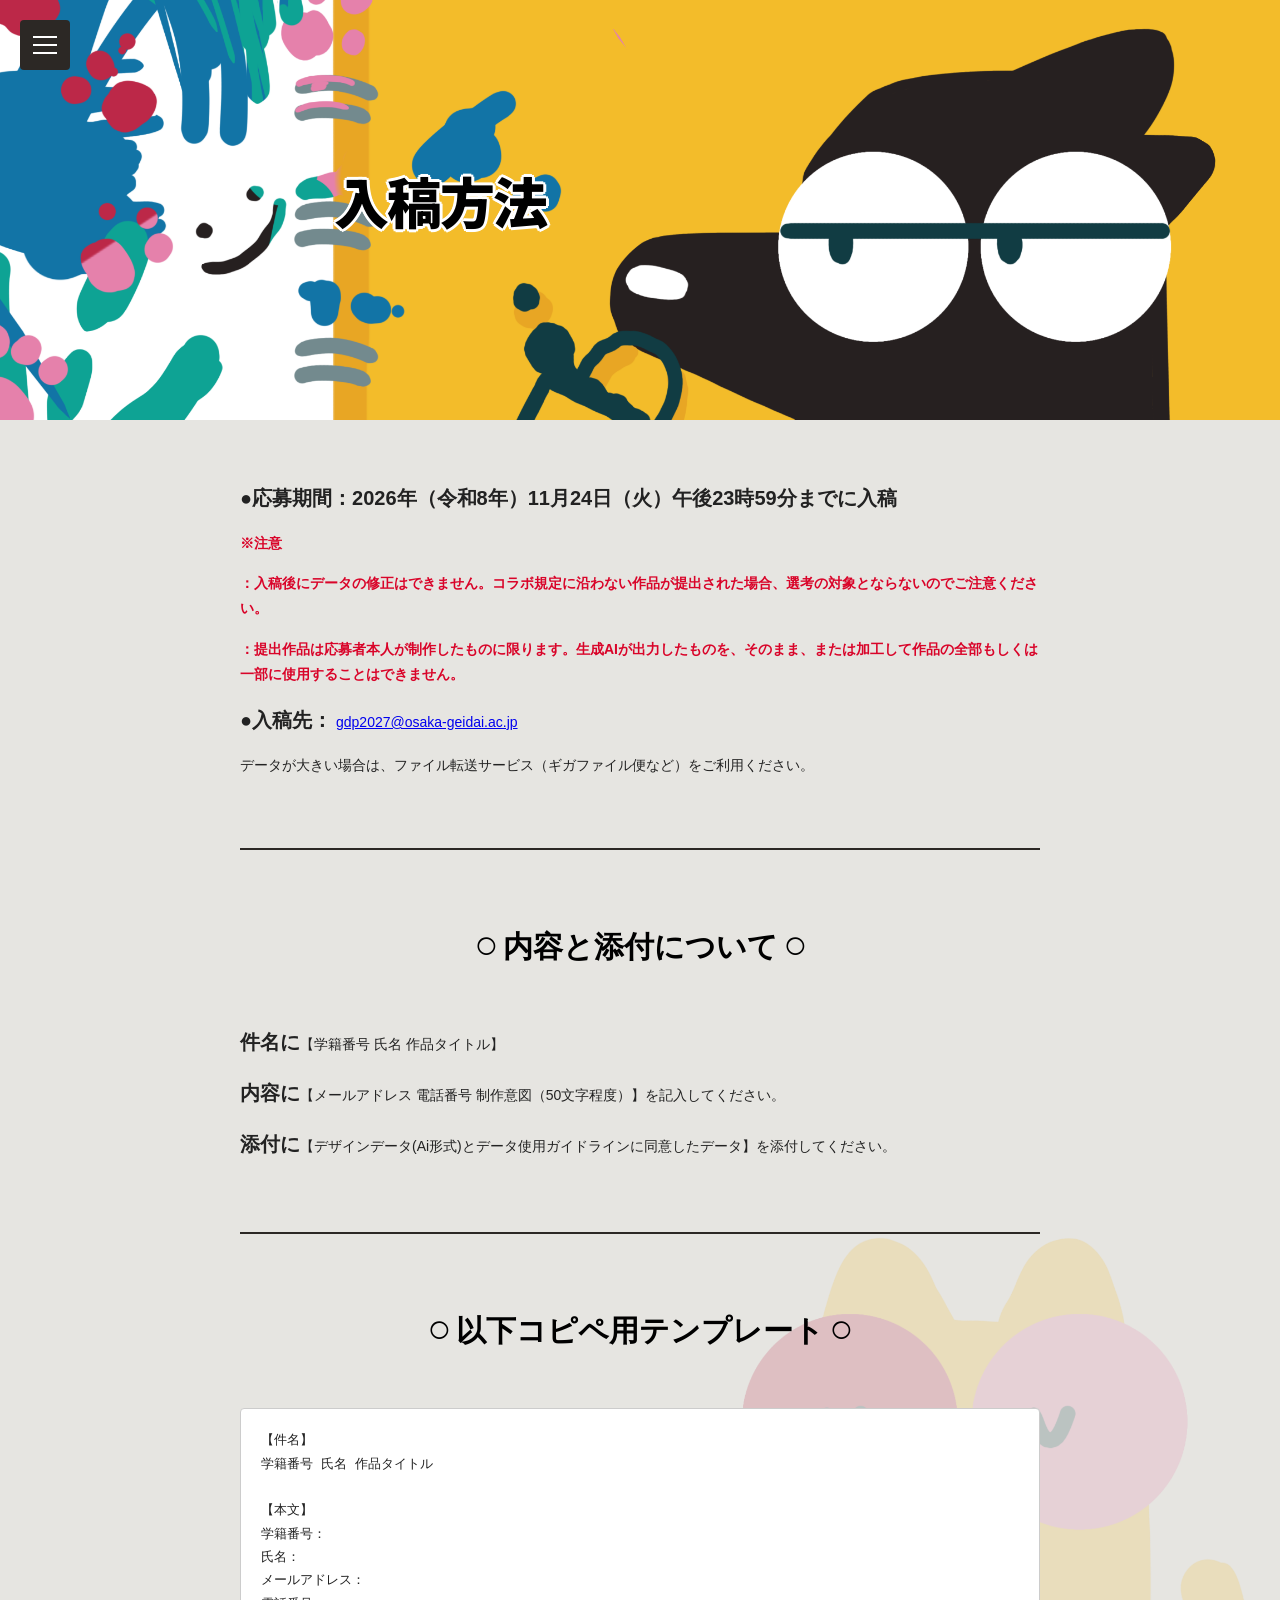
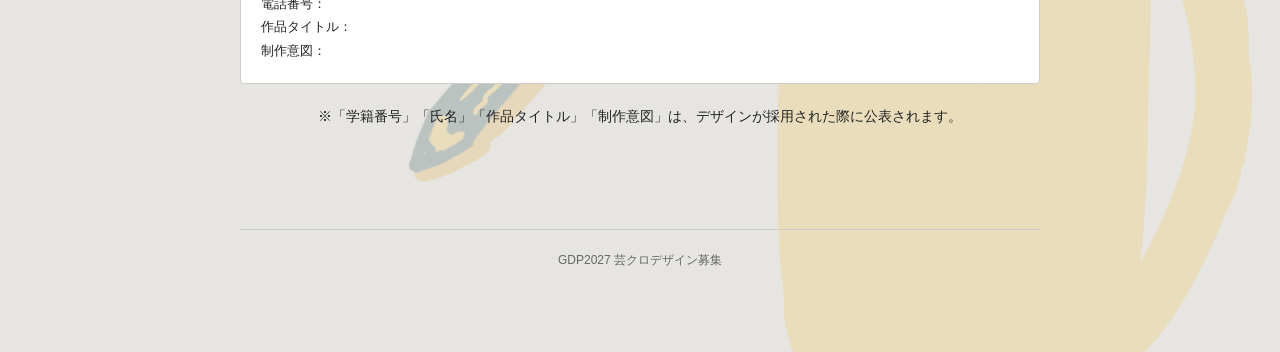
<file: nyuko.html>
<!DOCTYPE html>
<html lang="ja">
<head>
    <meta charset="UTF-8">
    <meta name="viewport" content="width=device-width, initial-scale=1.0">
    <title>入稿方法 | GDP2027</title>
    <link rel="stylesheet" href="css/style.css">

<link rel="preconnect" href="https://fonts.googleapis.com">
<link rel="preconnect" href="https://fonts.gstatic.com" crossorigin>
<link href="https://fonts.googleapis.com/css2?family=Noto+Sans+JP:wght@700;900&display=swap" rel="stylesheet">

</head>
<body>

    <!-- ハンバーガーボタン -->
    <button class="menu-toggle" id="menuToggle" aria-label="メニューを開く">
        <span></span>
        <span></span>
        <span></span>
    </button>

    <!-- サイドバー -->
    <aside class="sidebar " id="sidebar">

        <!-- 閉じるボタン -->
        <button class="menu-close" id="menuClose" aria-label="メニューを閉じる">
            ×
        </button>

        <a href="index.html" class="logo">芸クロ!</a>
        <div class="site-title">GDP2027</div>
        <nav>
            <a href="index.html">ホーム</a>
            <a href="nyuko.html">入稿方法</a>
            <a href="template.html">テンプレート</a>
            <a href="guide.html">制作ガイド</a>
            <a href="member.html">GDPメンバー募集について</a>
        </nav>
    </aside>

    <main class="main page-nyuko">
        
        
        <section class="hero">
    <img src="images/header.png" class="hero-image" alt="">

            <div class="hero-text">
                <h1>入稿方法</h1>
            </div>
            <div class="hero-bg-decoration"></div>
        </section>

        <div class="content-inner">
            <p><strong>●応募期間：2026年（令和8年）11月24日（火）午後23時59分までに入稿</strong></p>
            <p class="red">※注意</p>
            <p class="red">：入稿後にデータの修正はできません。コラボ規定に沿わない作品が提出された場合、選考の対象とならないのでご注意ください。</p>
            <p class="red">：提出作品は応募者本人が制作したものに限ります。生成AIが出力したものを、そのまま、または加工して作品の全部もしくは一部に使用することはできません。</p>
            <p><strong>●入稿先：</strong> <a href="mailto:gdp2027@osaka-geidai.ac.jp">gdp2027@osaka-geidai.ac.jp</a></p>
            <p>データが大きい場合は、ファイル転送サービス（ギガファイル便など）をご利用ください。</p>

            <hr class="section-line">

            <h2 class="section-title title-center" style="justify-content: center;">内容と添付について</h2>
            
            <p><strong>件名に</strong>【学籍番号 氏名 作品タイトル】</p>
            <p><strong>内容に</strong>【メールアドレス 電話番号 制作意図（50文字程度）】を記入してください。</p>
            <p><strong>添付に</strong>【デザインデータ(Ai形式)とデータ使用ガイドラインに同意したデータ】を添付してください。</p>

            <hr class="section-line">

            <h2 class="section-title title-center" style="justify-content: center;">以下コピペ用テンプレート</h2>
            
            <div class="code-box">【件名】
学籍番号 氏名 作品タイトル

【本文】
学籍番号：
氏名：
メールアドレス：
電話番号：
作品タイトル：
制作意図：</div>

            <p  class="text-center"　style="font-size: 12px;">※「学籍番号」「氏名」「作品タイトル」「制作意図」は、デザインが採用された際に公表されます。</p>

            <footer>
                GDP2027 芸クロデザイン募集
            </footer>
        </div>
    </main>

</body>

<script>
    const menuToggle = document.getElementById("menuToggle");
const menuClose = document.getElementById("menuClose");
const sidebar = document.getElementById("sidebar");
const main = document.querySelector(".main");

// ページを開いたときはサイドバーを閉じる
sidebar.classList.add("closed");
main.classList.add("full-width");
main.classList.remove("menu-open");
menuToggle.style.display = "flex";


// メニューを開く
menuToggle.addEventListener("click", function () {
    sidebar.classList.remove("closed");
    main.classList.remove("full-width");
    main.classList.add("menu-open");
    menuToggle.style.display = "none";
});


// ×ボタンで閉じる
menuClose.addEventListener("click", function () {
    sidebar.classList.add("closed");
    main.classList.add("full-width");
    main.classList.remove("menu-open");
    menuToggle.style.display = "flex";
});

// サイドバー内のリンクをクリックしたとき
    const sidebarLinks = sidebar.querySelectorAll(" a");

    sidebarLinks.forEach(function (link) {
        link.addEventListener("click", function () {
            sessionStorage.setItem("closeSidebar", "true");
        });
    });


</script>

</html>
</file>
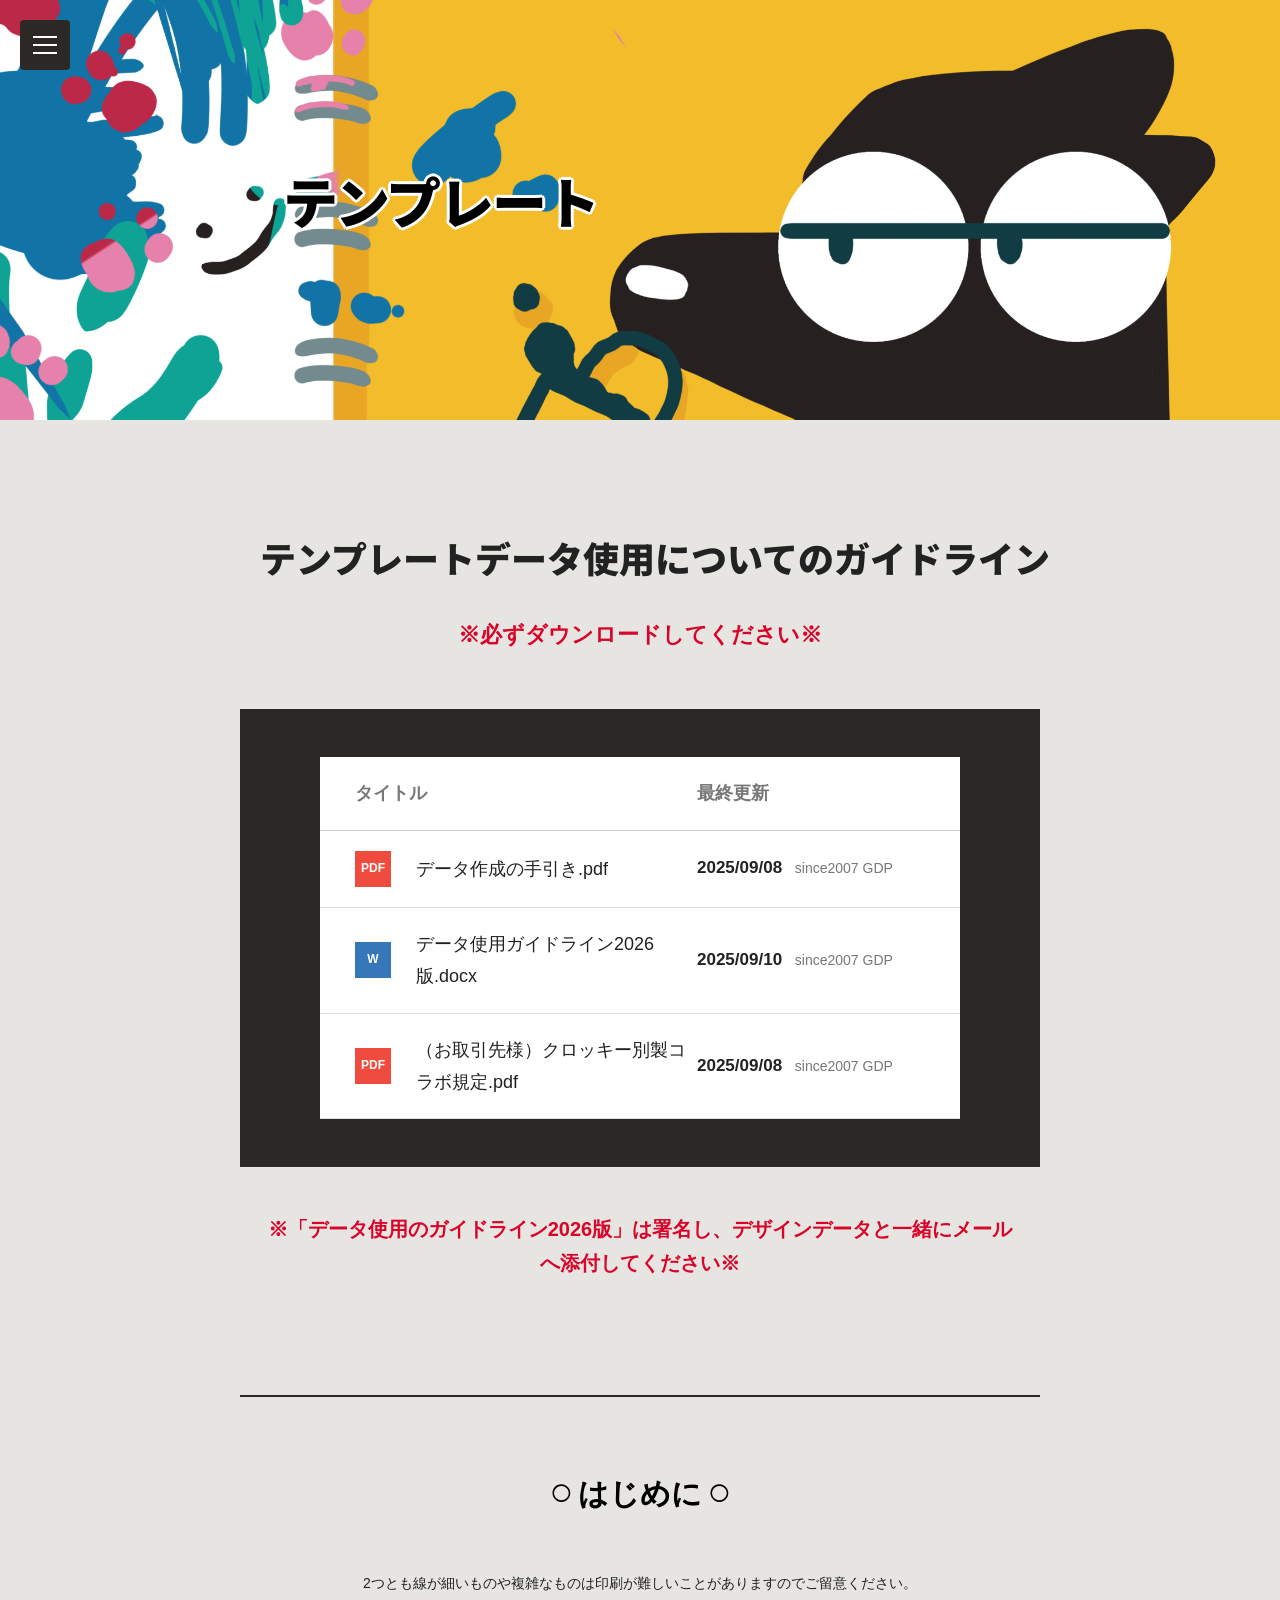
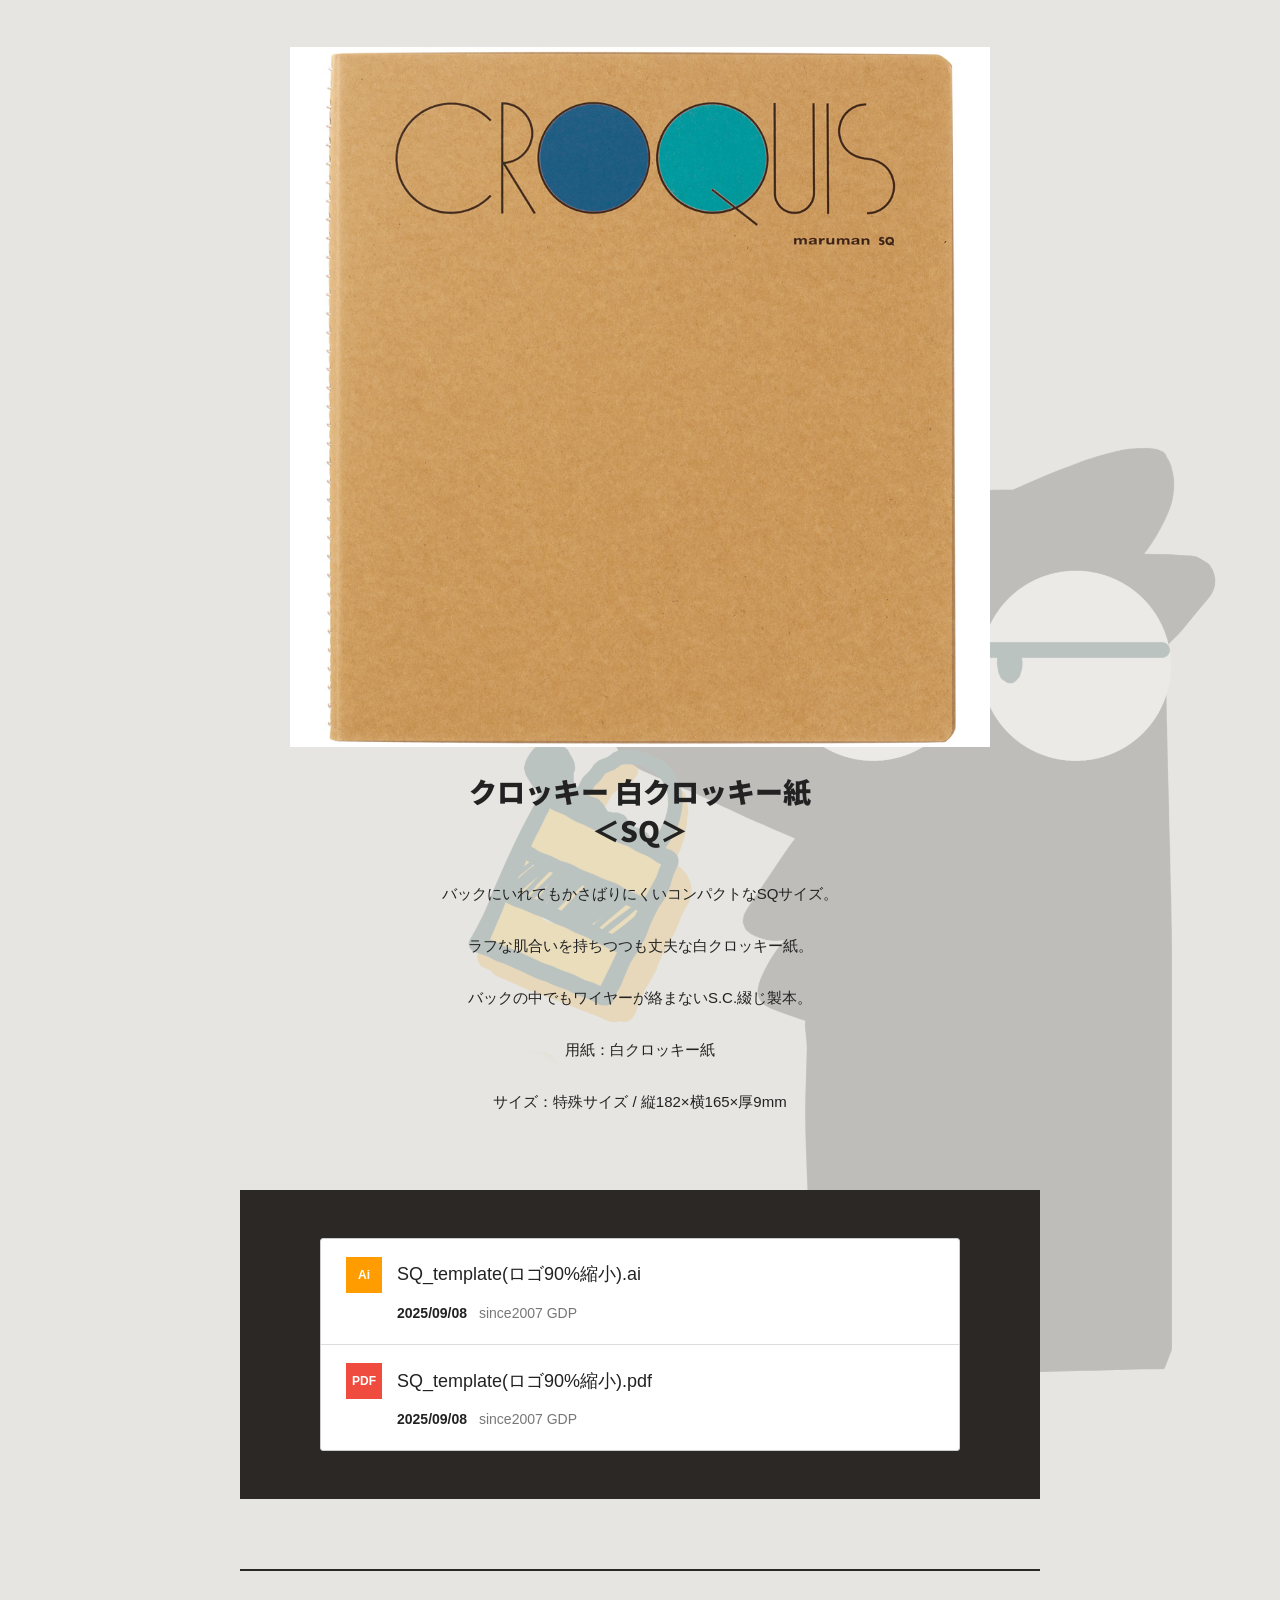
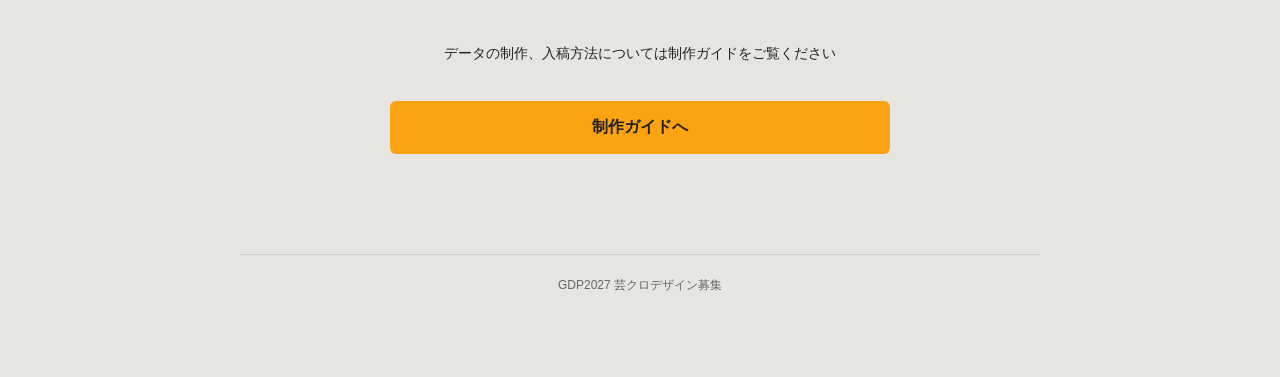
<file: template.html>
<!DOCTYPE html>
<html lang="ja">
<head>
    <meta charset="UTF-8">
    <meta name="viewport" content="width=device-width, initial-scale=1.0">
    <title>テンプレート | GDP2027</title>
    <link rel="stylesheet" href="css/style.css">

<link rel="preconnect" href="https://fonts.googleapis.com">
<link rel="preconnect" href="https://fonts.gstatic.com" crossorigin>
<link href="https://fonts.googleapis.com/css2?family=Noto+Sans+JP:wght@700;900&display=swap" rel="stylesheet">

</head>
<body>

    <!-- ハンバーガーボタン -->
    <button class="menu-toggle" id="menuToggle" aria-label="メニューを開く">
        <span></span>
        <span></span>
        <span></span>
    </button>

    <!-- サイドバー -->
    <aside class="sidebar " id="sidebar">

        <!-- 閉じるボタン -->
        <button class="menu-close" id="menuClose" aria-label="メニューを閉じる">
            ×
        </button>

        <a href="index.html" class="logo">芸クロ!</a>
        <div class="site-title">GDP2027</div>
        <nav>
            <a href="index.html">ホーム</a>
            <a href="nyuko.html">入稿方法</a>
            <a href="template.html">テンプレート</a>
            <a href="guide.html">制作ガイド</a>
            <a href="member.html">GDPメンバー募集について</a>
        </nav>
    </aside>

    <main class="main page-template">
        <section class="hero">
            <img src="images/header.png" class="hero-image" alt="">

            <div class="hero-text">
                <h1>テンプレート</h1>
            </div>
            <div class="hero-bg-decoration"></div>
        </section>

        <div class="content-inner">

           
           
            <!-- ガイドライン -->
<section class="guideline">

    <div class="guideline-header">
        <h2>テンプレートデータ使用についてのガイドライン</h2>
        <p>※必ずダウンロードしてください※</p>
    </div>

    <div class="guideline-list">

        <div class="guideline-list-header">
            <span>タイトル</span>
            <span>最終更新</span>
        </div>

        <a href="https://drive.google.com/file/d/1tvGu5MzJcl90lhyfZoj977n64V-ToCED/view?usp=sharing" class="guideline-item" download>
            <span class="guideline-title">
                <span class="file-icon pdf">PDF</span>
                データ作成の手引き.pdf
            </span>
            <span class="guideline-date">
                2025/09/08
                <small>since2007 GDP</small>
            </span>
        </a>

        <a href="https://docs.google.com/document/d/1FD-T2F8qauH-chy5Kucexw30C9xzndr0/edit?usp=sharing&ouid=112943910753493944519&rtpof=true&sd=true" class="guideline-item" download>
            <span class="guideline-title">
                <span class="file-icon word">W</span>
                データ使用ガイドライン2026版.docx
            </span>
            <span class="guideline-date">
                2025/09/10
                <small>since2007 GDP</small>
            </span>
        </a>

        <a href="https://drive.google.com/file/d/1vMDfgFmlnTU3dhF1TqWf6KSSnMN9UmZm/view?usp=sharing" class="guideline-item" target="_blank" rel="noopener noreferrer">
            <span class="guideline-title">
                <span class="file-icon pdf">PDF</span>
                （お取引先様）クロッキー別製コラボ規定.pdf
            </span>
            <span class="guideline-date">
                2025/09/08
                <small>since2007 GDP</small>
            </span>
        </a>

    </div>

    <p class="guideline-warning">
        ※「データ使用のガイドライン2026版」は署名し、デザインデータと一緒にメールへ添付してください※
    </p>

</section>

            <!-- ====================
     はじめに
==================== -->

<hr class="section-line">

<h2 class="section-title title-center" style="justify-content: center;">
    はじめに
</h2>

<p style="text-align: center;">
    2つとも線が細いものや複雑なものは印刷が難しいことがありますのでご留意ください。
</p>


<!-- クロッキー帳１種類 -->

<div class="template-products" >

    <!-- ====================
         SQ
    ==================== -->

    <div class="template-product title-center">

        <div class="template-image">
            <img src="images/unnamed-2.png"
                 alt="クロッキー 白クロッキー紙 SQ">
        </div>

        <h3>
            クロッキー 白クロッキー紙<br>
            ＜SQ＞
        </h3>

        <p>
            バックにいれてもかさばりにくいコンパクトなSQサイズ。
        </p>

        <p>
            ラフな肌合いを持ちつつも丈夫な白クロッキー紙。
        </p>

        <p>
            バックの中でもワイヤーが絡まないS.C.綴じ製本。
        </p>

        <p>
            用紙：白クロッキー紙
        </p>

        <p>
            サイズ：特殊サイズ / 縦182×横165×厚9mm
        </p>

    </div>

</div>


<!-- ====================
     ダウンロードリンク
==================== -->

<div class="template-download-area">


    <!-- SQ ダウンロード -->

    <div class="template-download-box">

        <a href="https://drive.google.com/file/d/1VlWaFzha7a87qVVixdRLIP1CrfiwkLUE/view?usp=sharing"
            class="download-item"
            target="_blank"
            rel="noopener noreferrer">

            <span class="download-title">
                <span class="file-icon ai">Ai</span>
                SQ_template(ロゴ90%縮小).ai
            </span>

            <span class="download-date">
                2025/09/08
                <small>since2007 GDP</small>
            </span>

        </a>


        <a href="https://drive.google.com/file/d/1NAyaz3aZ02oG4T7NYa_hpXNe-vN7kfJx/view?usp=sharing"
            class="download-item"
            target="_blank"
            rel="noopener noreferrer">

            <span class="download-title">
                <span class="file-icon pdf">PDF</span>
                SQ_template(ロゴ90%縮小).pdf
            </span>

            <span class="download-date">
                2025/09/08
                <small>since2007 GDP</small>
            </span>

        </a>

    </div>

</div>


            <hr class="section-line">

            <div class="button-container" style="margin-top: 50px;">
                <p>データの制作、入稿方法については制作ガイドをご覧ください</p>
                <a href="guide.html" class="btn">制作ガイドへ</a>
            </div>

            <footer>
                GDP2027 芸クロデザイン募集
            </footer>
        </div>
    </main>



<script>
    const menuToggle = document.getElementById("menuToggle");
const menuClose = document.getElementById("menuClose");
const sidebar = document.getElementById("sidebar");
const main = document.querySelector(".main");

// ページを開いたときはサイドバーを閉じる
sidebar.classList.add("closed");
main.classList.add("full-width");
main.classList.remove("menu-open");
menuToggle.style.display = "flex";


// メニューを開く
menuToggle.addEventListener("click", function () {
    sidebar.classList.remove("closed");
    main.classList.remove("full-width");
    main.classList.add("menu-open");
    menuToggle.style.display = "none";
});


// ×ボタンで閉じる
menuClose.addEventListener("click", function () {
    sidebar.classList.add("closed");
    main.classList.add("full-width");
    main.classList.remove("menu-open");
    menuToggle.style.display = "flex";
});

// サイドバー内のリンクをクリックしたとき
    const sidebarLinks = sidebar.querySelectorAll("a");

    sidebarLinks.forEach(function (link) {
        link.addEventListener("click", function () {
            sessionStorage.setItem("closeSidebar", "true");
        });
    });

// ページ内のボタンをクリックしたら、次のページでサイドバーを閉じる
const pageLinks = document.querySelectorAll(".btn");

pageLinks.forEach(function (link) {
    link.addEventListener("click", function () {
        sessionStorage.setItem("closeSidebar", "true");
    });
});




</script>

</html>
</file>
<file: css/style.css>
@charset "UTF-8";

/* ====================
   RESET
==================== */

* {
    box-sizing: border-box;
    margin: 0;
    padding: 0;
}

body {
    font-family: "Helvetica Neue", Arial, "Hiragino Kaku Gothic ProN",
        "Hiragino Sans", Meiryo, sans-serif;

    color: #222;
    background-color: #e6e5e1;

    min-height: 100vh;
    line-height: 1.8;
}


.section-line {
    border: none;
    border-top: 2px solid #2c2825;
    margin: 70px 0;
}

.section-line-2 {
    border: none;
    border-top: 1px solid #2c2825;
    margin: 70px 0;
}


/* ====================
   SIDEBAR
==================== */

.sidebar {
    width: 260px;
    background-color: #2c2825;
    color: #fff;

    padding: 40px 30px;

    position: fixed;
    top: 0;
    left: 0;

    height: 100vh;

    overflow-y: auto;

    z-index: 999;

    transition: transform 0.35s ease;
}


/* ロゴ */

.sidebar .logo {
    display: inline-block;

    font-size: 28px;
    font-weight: bold;

    color: #fff;
    text-decoration: none;

    letter-spacing: 1px;

    margin-bottom: 30px;
}


/* GDP2027 */

.sidebar .site-title {
    font-size: 20px;
    font-weight: bold;

    margin-bottom: 40px;

    letter-spacing: 1px;
}


/* ナビゲーション */

.sidebar nav {
    display: flex;
    flex-direction: column;

    gap: 15px;
}

.sidebar nav a {
    color: #fff;
    text-decoration: none;

    font-size: 14px;

    transition: opacity 0.3s;
}

.sidebar nav a:hover {
    opacity: 0.7;
}


/* ====================
   HAMBURGER BUTTON
==================== */

.menu-toggle {
    position: fixed;

    top: 20px;
    left: 20px;

    width: 50px;
    height: 50px;

    background-color: #2c2825;

    border: none;
    border-radius: 4px;

    cursor: pointer;

    z-index: 1000;

    display: flex;

    flex-direction: column;
    justify-content: center;
    align-items: center;

    gap: 6px;
}

.menu-toggle span {
    display: block;

    width: 24px;
    height: 2px;

    background-color: #fff;
}


/* ====================
   CLOSE BUTTON
==================== */

.menu-close {
    position: absolute;

    top: 20px;
    right: 20px;

    width: 40px;
    height: 40px;

    background: none;
    border: none;

    color: #fff;

    font-size: 36px;
    font-weight: 300;

    line-height: 1;

    cursor: pointer;
}


/* ====================
   SIDEBAR CLOSED
==================== */

.sidebar.closed {
    transform: translateX(-100%);
}


/* ====================
   MAIN
==================== */

.main {
    margin-left: 260px;
    min-height: 100vh;
    background-color: #e6e5e1;

    display: flex;
    flex-direction: column;

    transition: margin-left 0.35s ease;

    position: relative;
    z-index: 1;
}





/* ====================
   ページごとの背景PNG
==================== */

.main::before {
    content: "";
    position: absolute;
    top: 0;
    left: 0;
    width: 100%;
    height: 100%;
    background-repeat: no-repeat;
    background-position: center bottom;
    background-size: 100% auto;
    opacity: 0.2;
    pointer-events: none;
    z-index: 0;
}

/* ホーム */
.page-home::before {
    background-image: url("../images/b01.png");
}

/* 入稿方法 */
.page-nyuko::before {
    background-image: url("../images/b02.png");
}

/* テンプレート */
.page-template::before {
    background-image: url("../images/b03.png");
}

/* 制作ガイド */
.page-guide::before {
    background-image: url("../images/b05.png");
     background-repeat: repeat-y;
    background-position: center top;
}

/* メンバー募集 */
.page-member::before  {
     background-image: url("../images/b05.png");
     background-repeat: repeat-y;
    background-position: center top;
}




.main > * {
    position: relative;
    z-index: 1;
}




/* サイドバーを開いているときの暗いフィルター */
.main::after {
    content: "";
    position: absolute;
    inset: 0;
    background: rgba(0, 0, 0, 0.55);
    z-index: 50;
    pointer-events: none;
    opacity: 0;
    transition: opacity 0.3s ease;
}

.main.menu-open::after {
    opacity: 1;
}
.main.full-width {
    margin-left: 0;
}


/* ====================
   CONTENT
==================== */

.content-inner {
    width: 100%;
    max-width: 960px;
    margin: 0 auto;
    padding: 60px 80px;
}


/* ====================
   HERO
==================== */

.hero {
    position: relative;

    height: 420px;


    background-color: #e6e5e1;

    color: #fff;

    display: flex;
    align-items: center;

    justify-content: center;

    padding: 60px 80px;

    overflow: hidden;

    z-index: 0;
}


/* ヒーロー画像 */

.hero-image {
    position: absolute;

    top: 0;
    left: 0;

    width: 100%;

    height: auto;

    min-height: 100%;

    object-fit: cover;

    object-position: center top;

    z-index: 0;

    transition: transform 0.1s linear;
}


.hero-text {
    position: relative;

    z-index: 2;

    max-width: 650px;

    transform: translateX(-200px);

}


.hero-text h1 {
    font-family: "Noto Sans JP", sans-serif;
    font-size: 55px;
    line-height: 1.2;
    font-weight: 900;
    letter-spacing: -0.04em;
    margin-bottom: 20px;
    color: #000000;
    text-shadow:
    3px 0 #fff,
    -3px 0 #fff,
    0 3px #fff,
    0 -3px #fff,
    2px 2px #fff,
    -2px -2px #fff,
    2px -2px #fff,
    -2px 2px #fff;
}


.hero-year {
    font-family: "Noto Sans JP", sans-serif;
    font-size: 90px;
    font-weight: 900;
    color: #000000;
    line-height: 1;
    letter-spacing: -0.04em;
    text-shadow:
    3px 0 #fff,
    -3px 0 #fff,
    0 3px #fff,
    0 -3px #fff,
    2px 2px #fff,
    -2px -2px #fff,
    2px -2px #fff,
    -2px 2px #fff;
}

/* ====================
   SECTION TITLE
==================== */

h2.section-title {
    font-size: 30px;

    color: #000000;

    display: flex;
    align-items: center;

    gap: 8px;

    margin-top: 50px;
    margin-bottom: 50px;
}

h2.section-title::before,
h2.section-title::after {
    content: "◯";

    font-size: 18px;
}


h3 {
    font-size: 18px;

    margin-top: 25px;
    margin-bottom: 25px;
}

h4 {
    font-size: 25px;

    margin-top: 25px;
    margin-bottom: 25px;
}



p {
    margin-bottom: 15px;

    font-size: 14px;
}


.title-center {
    display: block;
    text-align: center;
}


.text-center {
    text-align: center;
}


p strong{
    margin-bottom: 15px;

    font-size: 20px;
}


.red {
color: #d90429;

font-weight: bold;
}




/* ====================
   BUTTON
==================== */

.button-container {
    margin: 30px 0;

    text-align: center;
}



.btn {
    display: inline-block;

    padding: 12px 40px;

    background-color: #fca311;

    color: #222;

    text-decoration: none;

    font-weight: bold;

    border-radius: 6px;

    transition: background-color 0.3s;

    border: none;
}


.btn:hover {
    background-color: #e0920f;
}


.btn-dark {
    background-color: #2c2825;

    color: #fff;
}


.btn-dark:hover {
    background-color: #443e39;
}


/* ====================
   CODE BOX
==================== */

.code-box {
    background: #fff;

    border: 1px solid #ccc;

    padding: 20px;

    border-radius: 4px;

    font-family: monospace;

    white-space: pre-wrap;

    margin: 20px 0;
}


/* ====================
   GRID
==================== */

.grid-2 {
    display: grid;

    grid-template-columns: 1fr 1fr;

    gap: 30px;

    margin: 30px 0;
}


.card {
    background: #fff;

    padding: 20px;

    border-radius: 4px;

    text-align: center;
}


.card img {
    max-width: 100%;

    height: auto;

    margin-bottom: 15px;
}


/* ====================
   FOOTER
==================== */

footer {
    margin-top: 100px;

    padding: 20px 0;

    text-align: center;

    font-size: 12px;

    color: #666;

    border-top: 1px solid #ccc;
}


/* ====================
   GUIDELINE
==================== */

.guideline {
    width: 100%;
    margin-bottom: 70px;
}

/* タイトル部分 */
.guideline-header {
    text-align: center;
    padding: 45px 20px 55px;
}

.guideline-header h2 {
    font-family: "Noto Sans JP", sans-serif;
    font-size: 36px;
    font-weight: 900;
    color: #222;
    margin-bottom: 25px;
   white-space: nowrap;
}

.guideline-header p {
    color: #d90429;
    font-size: 22px;
    font-weight: bold;
    margin: 0;
}

/* ファイル一覧の背景 */
.guideline-list {
    background-color: #2c2825;
    padding: 48px 80px;
}

/* 項目名 */
.guideline-list-header {
    max-width: 960px;
    margin: 0 auto;
    background-color: #fff;
    display: grid;
    grid-template-columns: 1.5fr 1fr;
    padding: 20px 35px;
    border-bottom: 1px solid #ccc;
    color: #777;
    font-size: 18px;
    font-weight: bold;
}

/* ファイル */
.guideline-item {
    max-width: 960px;
    margin: 0 auto;
    background-color: #fff;
    display: grid;
    grid-template-columns: 1.5fr 1fr;
    align-items: center;
    padding: 20px 35px;
    border-bottom: 1px solid #ddd;
    color: #222;
    text-decoration: none;
    transition: background-color 0.2s;
}

.guideline-item:hover {
    background-color: #f5f5f5;
}

/* ファイルタイトル */
.guideline-title {
    display: flex;
    align-items: center;
    gap: 25px;
    font-size: 18px;
}

/* ファイルアイコン */
.file-icon {
    display: inline-flex;
    align-items: center;
    justify-content: center;
    width: 34px;
    height: 34px;
    color: #fff;
    font-size: 11px;
    font-weight: bold;
    flex-shrink: 0;
}

.file-icon.pdf {
    background-color: #e74c3c;
}

.file-icon.word {
    background-color: #3577b8;
}

.file-icon.ai {
    background-color: #ff9d00;
}


/* 更新日 */
.guideline-date {
    font-size: 17px;
    font-weight: bold;
}

.guideline-date small {
    margin-left: 8px;
    color: #777;
    font-size: 14px;
    font-weight: normal;
}

/* 注意書き */
.guideline-warning {
    text-align: center;
    color: #d90429;
    font-size: 20px;
    font-weight: bold;
    line-height: 1.7;
    padding: 45px 20px;
    margin: 0;
}






/* ====================
   TEMPLATE PRODUCTS
==================== */

.template-products {
    display: grid;
    grid-template-columns: 1fr 1fr;
    gap: 30px;
    margin: 50px 0;
}

.template-product {
    text-align: center;
}

.template-image {
    width: 100%;
    background-color: #fff;
    margin-bottom: 25px;
    overflow: hidden;
}

.template-image img {
    display: block;
    width: 100%;
    height: auto;
}

.template-product h3 {
    font-family: "Noto Sans JP", sans-serif;
    font-size: 28px;
    font-weight: 900;
    line-height: 1.4;
    margin: 0 0 25px;
}

.template-product p {
    font-size: 15px;
    line-height: 1.8;
}

.template-product .btn {
    margin-top: 10px;
}


/* ====================
   TEMPLATE PRODUCTS
==================== */

.template-products {
    display: grid;
    grid-template-columns: minmax(0, 700px);
    justify-content: center;
    margin: 50px 0;
}

.template-product {
       width: 100%;
    text-align: center;
}

.template-image {
    width: 100%;
    background-color: #fff;
    margin-bottom: 25px;
    overflow: hidden;
}

.template-image img {
    display: block;
    width: 100%;
    height: auto;
}

.template-product h3 {
    font-family: "Noto Sans JP", sans-serif;
    font-size: 28px;
    font-weight: 900;
    line-height: 1.4;
    margin: 0 0 30px;
}

.template-product p {
    font-size: 15px;
    line-height: 1.8;
    text-align: center;
    margin-bottom: 25px;
}


/* ====================
   TEMPLATE DOWNLOAD
==================== */

.template-download-area {
   background-color: #2c2825;
    padding: 48px 80px;
}

.template-download-box {
    background-color: #fff;
    border: 1px solid #ccc;
    border-radius: 3px;

    max-height: 220px;
    overflow-y: auto;
    overflow-x: hidden;
}


/* ダウンロードリンク */

.download-item {
    display: block;
    padding: 18px 25px;

    color: #222;
    text-decoration: none;

    border-bottom: 1px solid #ddd;

    transition: background-color 0.2s;
}

.download-item:last-child {
    border-bottom: none;
}

.download-item:hover {
    background-color: #f2f2f2;
}


/* ファイル名 */

.download-title {
    display: flex;
    align-items: center;
    gap: 15px;

    font-size: 18px;
    line-height: 1.5;

    word-break: break-all;
}


/* ファイルアイコン */

.file-icon {
    display: inline-flex;
    align-items: center;
    justify-content: center;

    flex-shrink: 0;

    width: 36px;
    height: 36px;

    font-size: 12px;
    font-weight: bold;
}

.file-icon.pdf {
    background-color: #ef4b3f;
    color: #fff;
}

.file-icon.folder {
    font-size: 24px;
}


/* 日付 */

.download-date {
    display: block;

    margin-top: 8px;
    margin-left: 51px;

    font-size: 14px;
    font-weight: bold;
}

.download-date small {
    margin-left: 8px;

    color: #777;
    font-size: 14px;
    font-weight: normal;
}






/* ====================
   GUIDE STEPS
==================== */

.guide-steps {
    width: 100%;
    margin: 60px 0;
}

.guide-step {
    display: grid;
    grid-template-columns: 1.25fr 1fr;
    gap: 50px;
    align-items: center;
    margin-bottom: 90px;
}

.guide-step-image {
    width: 100%;
    background-color: #fff;
    overflow: visible;
}

.guide-step-image img {
    display: block;
    width: 100%;
    height: auto;
    box-shadow:
        0 4px 10px rgba(0, 0, 0, 0.18),
        0 8px 25px rgba(0, 0, 0, 0.15);
}

.guide-step-text {
    padding: 10px 0;
}

.guide-step-number {
    display: block;
    color: #fca311;
    font-family: "Noto Sans JP", sans-serif;
    font-size: 18px;
    font-weight: 900;
    letter-spacing: 0.05em;
    margin-bottom: 15px;
}

.guide-step-text h3 {
    font-family: "Noto Sans JP", sans-serif;
    font-size: 28px;
    font-weight: 900;
    line-height: 1.5;
    margin: 0 0 25px;
}

.guide-step-text p {
    font-size: 17px;
    line-height: 2;
    margin-bottom: 20px;
}
















/* ====================
   スマホ画面
==================== */


@media screen and (max-width: 768px) {

    /* ヒーローの文字 */
    .hero-text {
        transform: translateX(0);
    }

    .hero-text h1 {
        font-family: "Noto Sans JP", sans-serif;
        font-size: 30px;
        font-weight: 900;
        letter-spacing: -0.04em;
    }

    .hero-year {
        font-family: "Noto Sans JP", sans-serif;
        font-size: 48px;
        font-weight: 900;
    }



    /* 制作ガイド */
    .guide-steps {
        margin: 40px 0;
    }

    .guide-step {
        grid-template-columns: 1fr;
        gap: 25px;
        margin-bottom: 70px;
    }

    .guide-step-image {
        width: 100%;
    }

    .guide-step-text {
        padding: 0;
    }

    .guide-step-number {
        font-size: 16px;
        margin-bottom: 10px;
    }

    .guide-step-text h3 {
        font-size: 23px;
        line-height: 1.5;
        margin-bottom: 18px;
    }

    .guide-step-text p {
        font-size: 15px;
        line-height: 1.8;
    }



.template-products {
    grid-template-columns: 1fr;
    gap: 50px;
}

.template-product h3 {
    font-size: 24px;
}

.template-download-area {
    width: calc(100% + 40px);
    margin-left: -20px;

    padding: 30px 20px;

    grid-template-columns: 1fr;
    gap: 30px;
}

.template-download-box {
    max-height: 220px;
}

.download-title {
    font-size: 16px;
}

.download-date {
    font-size: 13px;
}

.download-date small {
    font-size: 13px;
}





    .guideline-header {
    padding: 35px 15px 40px;
}

.guideline-header h2 {
    white-space: normal;
        font-size: 28px;
}


.guideline-header p {
    font-size: 17px;
}

.guideline-list {
    padding: 30px 15px;
    overflow-x: auto;
}

.guideline-list-header,
.guideline-item {
    min-width: 650px;
}

.guideline-title {
    font-size: 16px;
}

.guideline-date {
    font-size: 15px;
}

.guideline-warning {
    font-size: 16px;
    padding: 35px 15px;
}




.template-products {
    grid-template-columns: 1fr;
    gap: 50px;
}

.template-product h3 {
    font-size: 24px;
}






    body {
        display: block;
    }


    /* ハンバーガーを表示 */

    .menu-toggle {
        display: flex;
    }


    /* サイドバー */

    .sidebar {
        width: 280px;

        height: 100vh;

        padding: 80px 30px 30px;

        transform: translateX(-100%);
    }


    .sidebar:not(.closed) {
        transform: translateX(0);
    }


    .sidebar.closed {
        transform: translateX(-100%);
    }


    /* メイン */

    .main {
        margin-left: 0;
    }


    .main.full-width {
        margin-left: 0;
    }


    .content-inner {
        width: 100%;
        max-width: 960px;
        margin: 0 auto;
        padding: 30px 20px;
    }


    .hero {
        padding: 30px 20px;

        height: 350px;
    }


    .hero-text h1 {
    font-family: "Noto Sans JP", sans-serif;
    font-size: 30px;
    font-weight: 900;
    letter-spacing: -0.04em;
}

.hero-year {
    font-family: "Noto Sans JP", sans-serif;
    font-size: 48px;
    font-weight: 900;
}

    .grid-2 {
        grid-template-columns: 1fr;
    }
}


.button-container {
        display: flex;
        flex-direction: column;
        align-items: center;
        gap: 20px;
    }

    .button-container .btn {
     width: 90%;
    max-width: 500px;
    text-align: center;
    margin-left: auto;
    margin-right: auto;
    }
</file>
